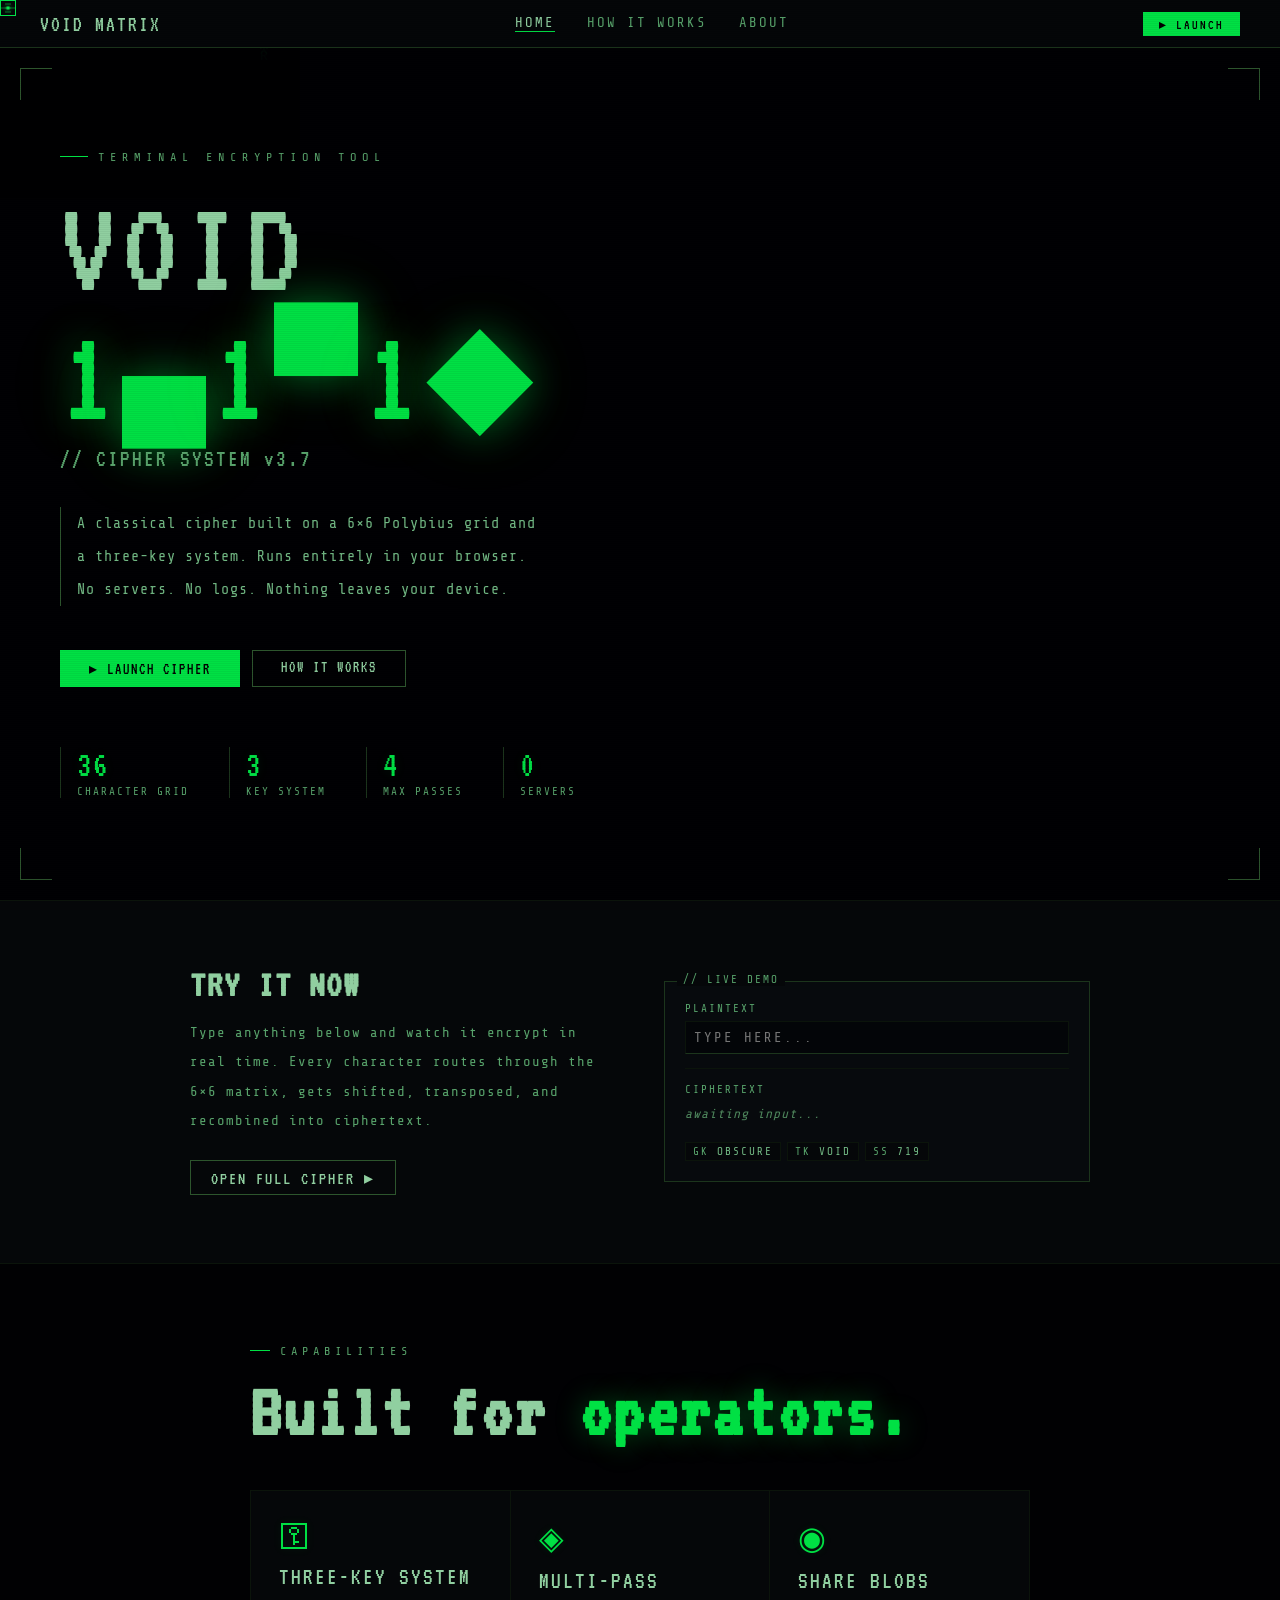
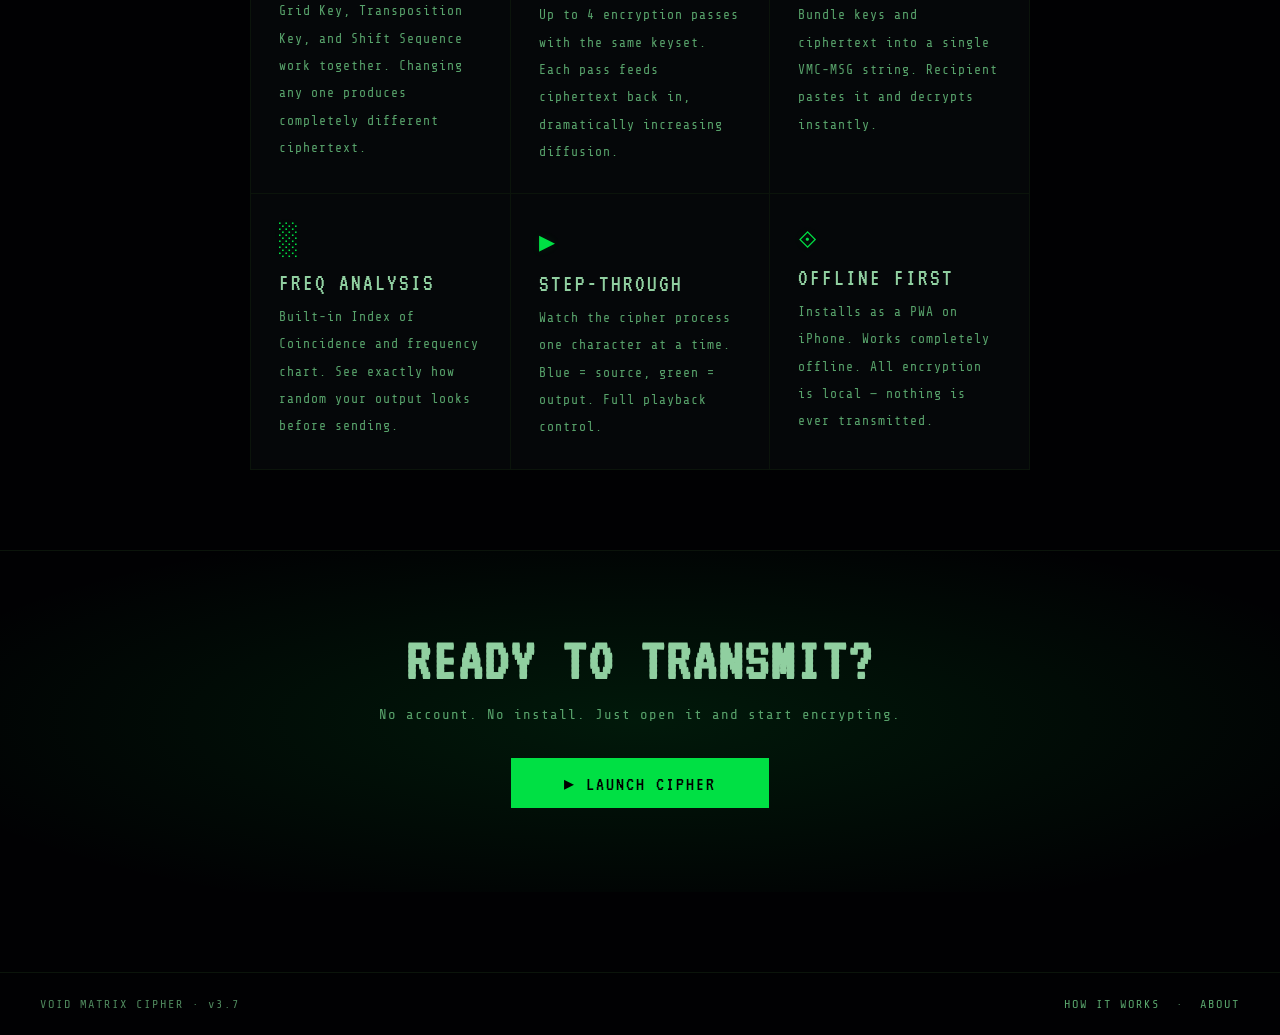
<file: index.html>
<!DOCTYPE html>
<html lang="en">
<head>
<meta charset="UTF-8">
<meta name="viewport" content="width=device-width, initial-scale=1.0, viewport-fit=cover">
<title>Void Matrix — Terminal Encryption</title>
<meta name="description" content="Void Matrix — a terminal cipher tool built on a 6×6 Polybius grid with a three-key system. Runs entirely in your browser.">
<meta name="theme-color" content="#010103">
<!-- Content-Security-Policy.
     Every directive resolves to 'self' or 'none': no inline script, no
     third-party origins, and self-hosted fonts, so the page makes no
     external requests at all. style-src still needs 'unsafe-inline' for the
     page's inline style= attributes and <style> blocks. frame-ancestors is intentionally absent: it is
     ignored in a meta tag. If you serve this from a host you control, send
     these as real headers and add frame-ancestors 'none' plus
     X-Content-Type-Options: nosniff. -->
<meta http-equiv="Content-Security-Policy" content="default-src 'none'; script-src 'self'; style-src 'self' 'unsafe-inline'; font-src 'self'; img-src 'self' data:; connect-src 'self'; manifest-src 'self'; worker-src 'self'; base-uri 'none'; form-action 'none'">
<meta name="referrer" content="no-referrer">

<meta property="og:title" content="Void Matrix — Terminal Encryption">
<meta property="og:description" content="A terminal cipher tool. Three keys. Zero servers. Nothing leaves your device.">
<meta property="og:type" content="website">
<meta property="og:site_name" content="Void Matrix">
<meta property="og:image" content="icon-512.png">
<meta name="twitter:card" content="summary">
<meta name="twitter:title" content="Void Matrix — Terminal Encryption">
<meta name="twitter:description" content="A terminal cipher tool. Three keys. Zero servers. Nothing leaves your device.">
<meta name="twitter:image" content="icon-512.png">
<link rel="manifest" href="manifest.json">
<link rel="icon" href="icon-192.png" type="image/png">
<link rel="apple-touch-icon" href="icon-512.png">
<!-- Fonts are self-hosted (see fonts.css and fonts/LICENSE.txt). Preloaded
     because both families are used above the fold on every page; the
     crossorigin attribute is required on font preloads even same-origin. -->
<link rel="preload" href="fonts/vt323-latin-400-normal.woff2" as="font" type="font/woff2" crossorigin>
<link rel="preload" href="fonts/share-tech-mono-latin-400-normal.woff2" as="font" type="font/woff2" crossorigin>
<link rel="stylesheet" href="fonts.css">
<link rel="stylesheet" href="tokens.css">
<link rel="stylesheet" href="style.css">
<style>
/* ── HERO ────────────────────────────────────── */
.hero{
  min-height:calc(100vh - 48px);
  display:flex;flex-direction:column;justify-content:center;
  padding:80px 60px;position:relative;overflow:hidden;
}
@media(max-width:600px){.hero{padding:48px 20px;}}
.hero-canvas{position:absolute;inset:0;pointer-events:none;opacity:0.07;}
.corner{position:absolute;width:32px;height:32px;border-color:var(--bd2);border-style:solid;}
.corner-tl{top:20px;left:20px;border-width:1px 0 0 1px;}
.corner-tr{top:20px;right:20px;border-width:1px 1px 0 0;}
.corner-bl{bottom:20px;left:20px;border-width:0 0 1px 1px;}
.corner-br{bottom:20px;right:20px;border-width:0 1px 1px 0;}
.hero-content{position:relative;z-index:1;max-width:720px;}
.hero-eyebrow{
  font-size:var(--fs-caption);letter-spacing:6px;color:var(--t1);margin-bottom:20px;
  display:flex;align-items:center;gap:10px;
  opacity:0;animation:fade-up .6s ease .2s forwards;
}
.hero-eyebrow::before{content:'';display:inline-block;width:28px;height:1px;background:var(--acc);}
.hero-title{
  font-family:'VT323',monospace;
  font-size:clamp(60px,12vw,140px);
  letter-spacing:6px;line-height:0.92;color:var(--t3);margin-bottom:6px;
  animation:flicker 8s ease-in-out infinite;
}
.hero-title .acc{color:var(--acc);text-shadow:0 0 40px rgba(0,224,68,0.4),0 0 80px rgba(0,224,68,0.15);}
.hero-sub{
  font-family:'VT323',monospace;font-size:clamp(16px,2.5vw,24px);
  letter-spacing:var(--ls-wider);color:var(--t1);margin-bottom:36px;
  opacity:0;animation:fade-up .6s ease .5s forwards;
}
.hero-desc{
  font-size:var(--fs-body);color:var(--t2);letter-spacing:var(--ls-normal);line-height:2.2;
  max-width:480px;margin-bottom:44px;
  border-left:1px solid var(--bd2);padding-left:16px;
  opacity:0;animation:fade-up .6s ease .7s forwards;
}
.hero-actions{
  display:flex;gap:12px;flex-wrap:wrap;
  opacity:0;animation:fade-up .6s ease .9s forwards;
}
.hero-stats{
  display:flex;gap:40px;margin-top:60px;flex-wrap:wrap;
  opacity:0;animation:fade-up .6s ease 1.1s forwards;
}
.hero-stat{border-left:1px solid var(--bd1);padding-left:16px;}
.hero-stat-num{font-family:'VT323',monospace;font-size:36px;letter-spacing:var(--ls-wider);color:var(--acc);text-shadow:0 0 12px var(--accg);}
.hero-stat-lbl{font-size:var(--fs-micro);letter-spacing:var(--ls-wider);color:var(--t1);margin-top:2px;}
@keyframes fade-up{from{opacity:0;transform:translateY(16px);}to{opacity:1;transform:translateY(0);}}

/* ── LIVE DEMO ───────────────────────────────── */
.demo-section{
  background:var(--panel);
  border-top:1px solid var(--bd0);border-bottom:1px solid var(--bd0);
  padding:64px 60px;
}
@media(max-width:600px){.demo-section{padding:40px 20px;}}
.demo-inner{max-width:900px;margin:0 auto;display:grid;grid-template-columns:1fr 1fr;gap:48px;align-items:center;}
@media(max-width:650px){.demo-inner{grid-template-columns:1fr;gap:28px;}}
.demo-text h2{font-family:'VT323',monospace;font-size:clamp(28px,3vw,44px);letter-spacing:var(--ls-wider);color:var(--t3);margin-bottom:14px;}
.demo-text p{font-size:var(--fs-head);color:var(--t1);letter-spacing:var(--ls-normal);line-height:2.1;margin-bottom:24px;}
.demo-box{background:var(--win);border:1px solid var(--bd1);padding:20px;position:relative;}
.demo-box::before{
  content:'// LIVE DEMO';position:absolute;top:-9px;left:12px;
  font-size:var(--fs-micro);letter-spacing:var(--ls-wider);color:var(--t1);
  background:var(--panel);padding:0 6px;
}
.demo-input-lbl,.demo-output-lbl{font-size:var(--fs-micro);letter-spacing:var(--ls-wider);color:var(--t1);margin-bottom:6px;}
.demo-input{
  width:100%;background:#030508;border:1px solid var(--bd0);border-bottom-color:var(--bd1);
  color:var(--t4);font-family:'Share Tech Mono',monospace;font-size:var(--fs-head);
  padding:8px;outline:none;letter-spacing:var(--ls-wider);transition:border-color .18s;
}
.demo-input:focus{border-color:var(--bd2);}
.demo-divider{height:1px;background:var(--bd0);margin:14px 0;}
.demo-output{
  font-family:'Share Tech Mono',monospace;font-size:var(--fs-lg);
  color:var(--acc);letter-spacing:var(--ls-wider);min-height:28px;
  word-break:break-all;line-height:1.8;text-shadow:0 0 8px rgba(0,224,68,0.4);
}
.demo-output.empty{color:var(--t0);font-size:var(--fs-label);letter-spacing:var(--ls-normal);font-style:italic;text-shadow:none;}
.demo-keys{display:flex;gap:6px;margin-top:12px;flex-wrap:wrap;}
.demo-key-chip{font-size:var(--fs-micro);letter-spacing:var(--ls-wider);color:var(--t1);border:1px solid var(--bd0);padding:2px 7px;background:var(--panel);}
.demo-key-chip span{color:var(--t2);}

/* ── FEATURES ────────────────────────────────── */
.features-section{padding:80px 60px;max-width:900px;margin:0 auto;}
@media(max-width:600px){.features-section{padding:48px 20px;}}
.features-grid{
  display:grid;grid-template-columns:repeat(3,1fr);gap:1px;
  background:var(--bd0);border:1px solid var(--bd0);margin-top:40px;
}
@media(max-width:700px){.features-grid{grid-template-columns:1fr;}}
.feature{background:var(--panel);padding:28px;transition:background .2s;}
.feature:hover{background:#060a0e;}
.feature-icon{
  font-family:'VT323',monospace;font-size:32px;color:var(--acc);
  margin-bottom:12px;text-shadow:0 0 8px var(--accg);transition:text-shadow .2s;
}
.feature:hover .feature-icon{text-shadow:0 0 16px var(--accg),0 0 32px var(--accg);}
.feature-title{font-family:'VT323',monospace;font-size:var(--fs-display);letter-spacing:var(--ls-wider);color:var(--t3);margin-bottom:8px;}
.feature-body{font-size:var(--fs-label);color:var(--t1);letter-spacing:var(--ls-normal);line-height:2.1;}

/* ── CTA ─────────────────────────────────────── */
.cta-section{
  text-align:center;padding:80px 40px;
  border-top:1px solid var(--bd0);position:relative;overflow:hidden;
}
.cta-section::before{
  content:'';position:absolute;inset:0;
  background:radial-gradient(ellipse 60% 60% at 50% 50%,var(--accg),transparent);
  pointer-events:none;
}
.cta-section h2{font-family:'VT323',monospace;font-size:clamp(32px,5vw,60px);letter-spacing:var(--ls-wider);color:var(--t3);margin-bottom:16px;position:relative;}
.cta-section p{font-size:var(--fs-head);color:var(--t1);letter-spacing:var(--ls-normal);margin-bottom:36px;position:relative;}
.cta-section .btn{position:relative;font-size:20px;padding:12px 52px;}
</style>
</head>
<body>
<a class="skip-link" href="#main">SKIP TO CONTENT</a>

<div class="cursor" id="cursor"></div>

<nav class="nav">
  <a href="index.html" class="nav-brand">VOID MATRIX</a>
  <button class="nav-menu-btn" type="button" aria-label="Toggle navigation">☰ MENU</button>
  <div class="nav-links" id="navLinks">
    <a href="index.html" class="nav-link active">HOME</a>
    <a href="how-it-works.html" class="nav-link">HOW IT WORKS</a>
    <a href="about.html" class="nav-link">ABOUT</a>
  </div>
  <a href="cipher.html" class="nav-launch">▸ LAUNCH</a>
</nav>

<section class="hero" id="main" tabindex="-1">
  <canvas class="hero-canvas" id="heroCanvas"></canvas>
  <div class="corner corner-tl"></div>
  <div class="corner corner-tr"></div>
  <div class="corner corner-bl"></div>
  <div class="corner corner-br"></div>
  <div class="hero-content">
    <div class="hero-eyebrow">TERMINAL ENCRYPTION TOOL</div>
    <div class="hero-title"><span id="heroVoid">VOID</span><br><span class="acc" id="heroAcc">MATRIX</span></div>
    <div class="hero-sub">// CIPHER SYSTEM <span data-vmc-version>v3.1</span></div>
    <p class="hero-desc">A classical cipher built on a 6×6 Polybius grid and a three-key system. Runs entirely in your browser. No servers. No logs. Nothing leaves your device.</p>
    <div class="hero-actions">
      <a href="cipher.html" class="btn btn-primary">▸ LAUNCH CIPHER</a>
      <a href="how-it-works.html" class="btn btn-ghost">HOW IT WORKS</a>
    </div>
    <div class="hero-stats">
      <div class="hero-stat"><div class="hero-stat-num">36</div><div class="hero-stat-lbl">CHARACTER GRID</div></div>
      <div class="hero-stat"><div class="hero-stat-num">3</div><div class="hero-stat-lbl">KEY SYSTEM</div></div>
      <div class="hero-stat"><div class="hero-stat-num">4</div><div class="hero-stat-lbl">MAX PASSES</div></div>
      <div class="hero-stat"><div class="hero-stat-num">0</div><div class="hero-stat-lbl">SERVERS</div></div>
    </div>
  </div>
</section>

<section class="demo-section">
  <div class="demo-inner">
    <div class="demo-text reveal">
      <h2>TRY IT NOW</h2>
      <p>Type anything below and watch it encrypt in real time. Every character routes through the 6×6 matrix, gets shifted, transposed, and recombined into ciphertext.</p>
      <a href="cipher.html" class="btn btn-ghost" style="font-size:var(--fs-lg);padding:6px 20px;">OPEN FULL CIPHER ▸</a>
    </div>
    <div class="demo-box reveal reveal-delay-2">
      <div class="demo-input-lbl">PLAINTEXT</div>
      <input class="demo-input" id="demoInput" type="text" placeholder="TYPE HERE..." maxlength="40" autocomplete="off" spellcheck="false">
      <div class="demo-divider"></div>
      <div class="demo-output-lbl">CIPHERTEXT</div>
      <div class="demo-output empty" id="demoOutput">awaiting input...</div>
      <div class="demo-keys">
        <div class="demo-key-chip">GK <span>OBSCURE</span></div>
        <div class="demo-key-chip">TK <span>VOID</span></div>
        <div class="demo-key-chip">SS <span>719</span></div>
      </div>
    </div>
  </div>
</section>

<section class="features-section">
  <div class="page-eyebrow reveal">CAPABILITIES</div>
  <h2 class="page-title reveal reveal-delay-1">Built for <span>operators.</span></h2>
  <div class="features-grid">
    <div class="feature reveal"><div class="feature-icon">⚿</div><div class="feature-title">THREE-KEY SYSTEM</div><div class="feature-body">Grid Key, Transposition Key, and Shift Sequence work together. Changing any one produces completely different ciphertext.</div></div>
    <div class="feature reveal reveal-delay-1"><div class="feature-icon">◈</div><div class="feature-title">MULTI-PASS</div><div class="feature-body">Up to 4 encryption passes with the same keyset. Each pass feeds ciphertext back in, dramatically increasing diffusion.</div></div>
    <div class="feature reveal reveal-delay-2"><div class="feature-icon">◉</div><div class="feature-title">SHARE BLOBS</div><div class="feature-body">Bundle keys and ciphertext into a single VMC-MSG string. Recipient pastes it and decrypts instantly.</div></div>
    <div class="feature reveal reveal-delay-1"><div class="feature-icon">░</div><div class="feature-title">FREQ ANALYSIS</div><div class="feature-body">Built-in Index of Coincidence and frequency chart. See exactly how random your output looks before sending.</div></div>
    <div class="feature reveal reveal-delay-2"><div class="feature-icon">▸</div><div class="feature-title">STEP-THROUGH</div><div class="feature-body">Watch the cipher process one character at a time. Blue = source, green = output. Full playback control.</div></div>
    <div class="feature reveal reveal-delay-3"><div class="feature-icon">⟐</div><div class="feature-title">OFFLINE FIRST</div><div class="feature-body">Installs as a PWA on iPhone. Works completely offline. All encryption is local — nothing is ever transmitted.</div></div>
  </div>
</section>

<section class="cta-section reveal">
  <h2>READY TO TRANSMIT?</h2>
  <p>No account. No install. Just open it and start encrypting.</p>
  <a href="cipher.html" class="btn btn-primary">▸ LAUNCH CIPHER</a>
</section>

<footer class="footer">
  <div class="footer-l">VOID MATRIX CIPHER · <span data-vmc-version>v3.1</span></div>
  <div class="footer-r">
    <a href="how-it-works.html">HOW IT WORKS</a> &nbsp;·&nbsp;
    <a href="about.html">ABOUT</a>
  </div>
</footer>

<script src="version.js" defer></script>
<script src="site.js" defer></script>
<script src="hero-rain.js" defer></script>
</body>
</html>
</file>
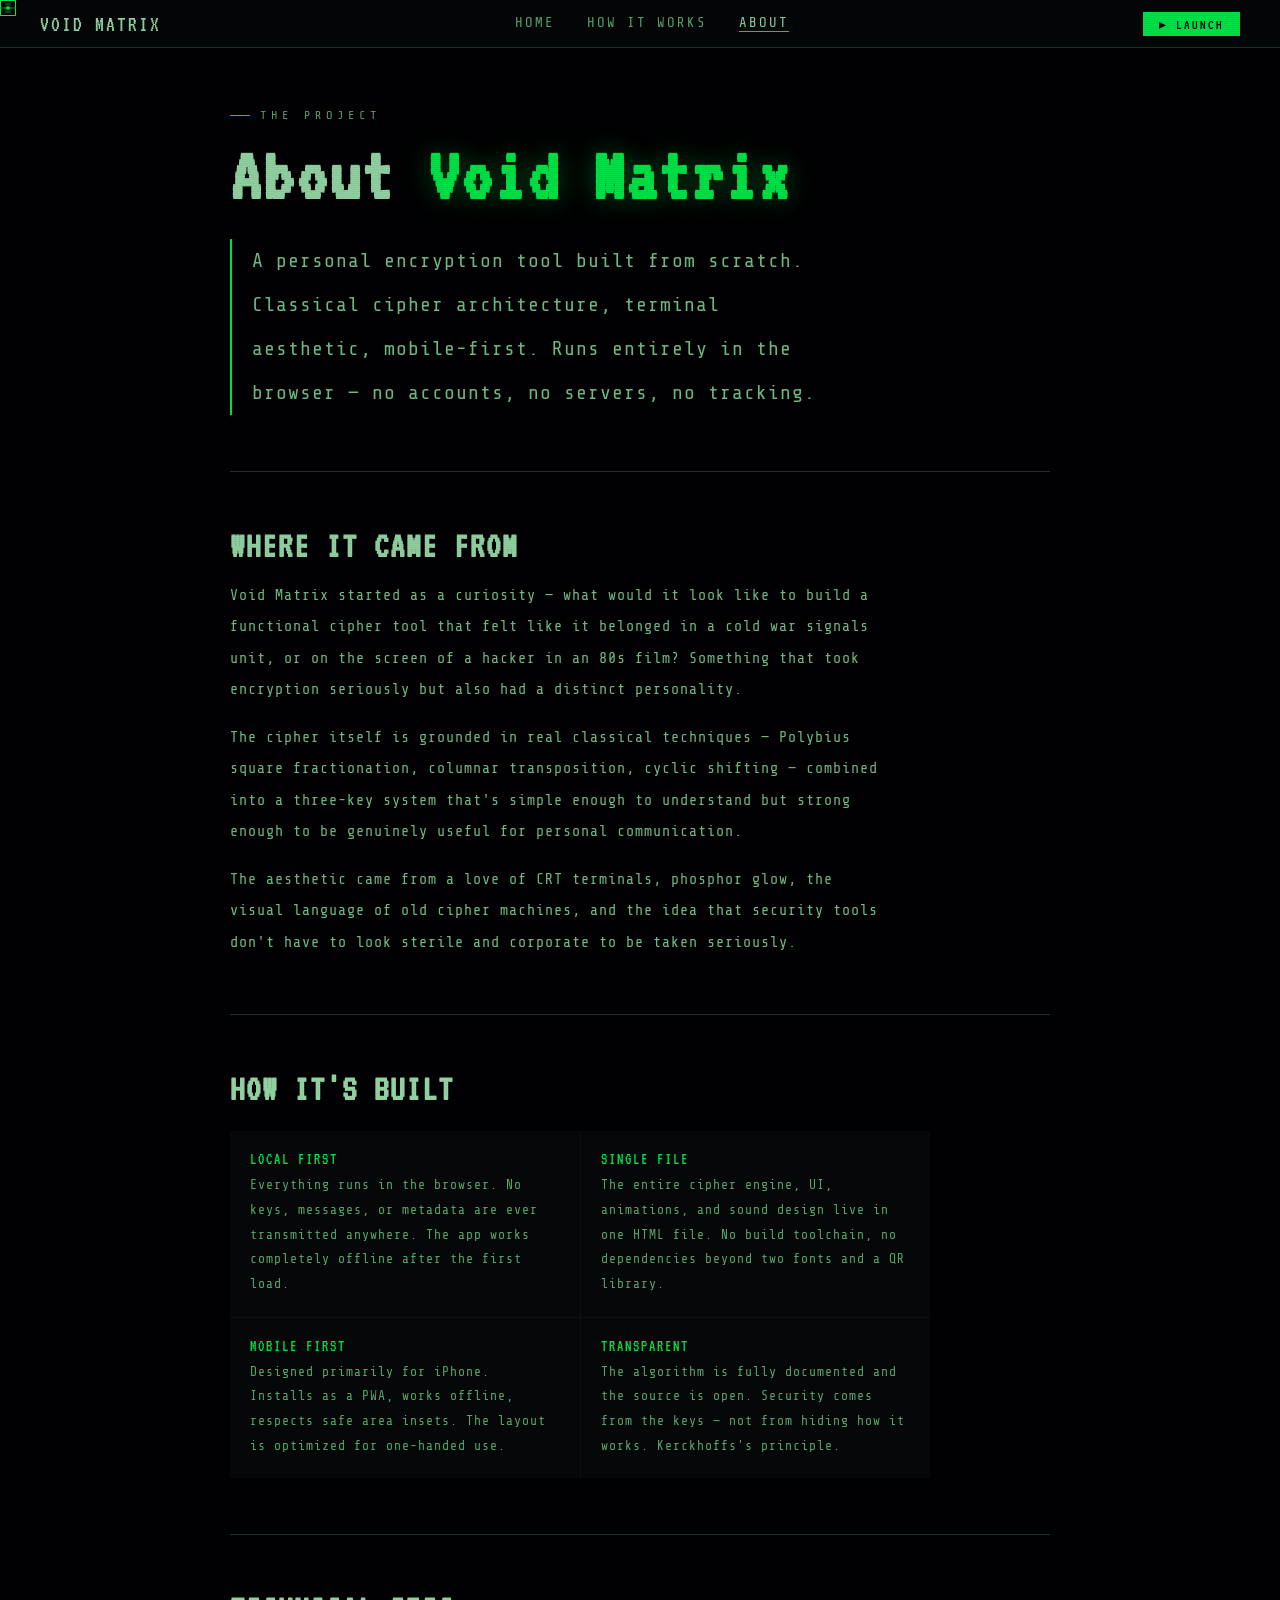
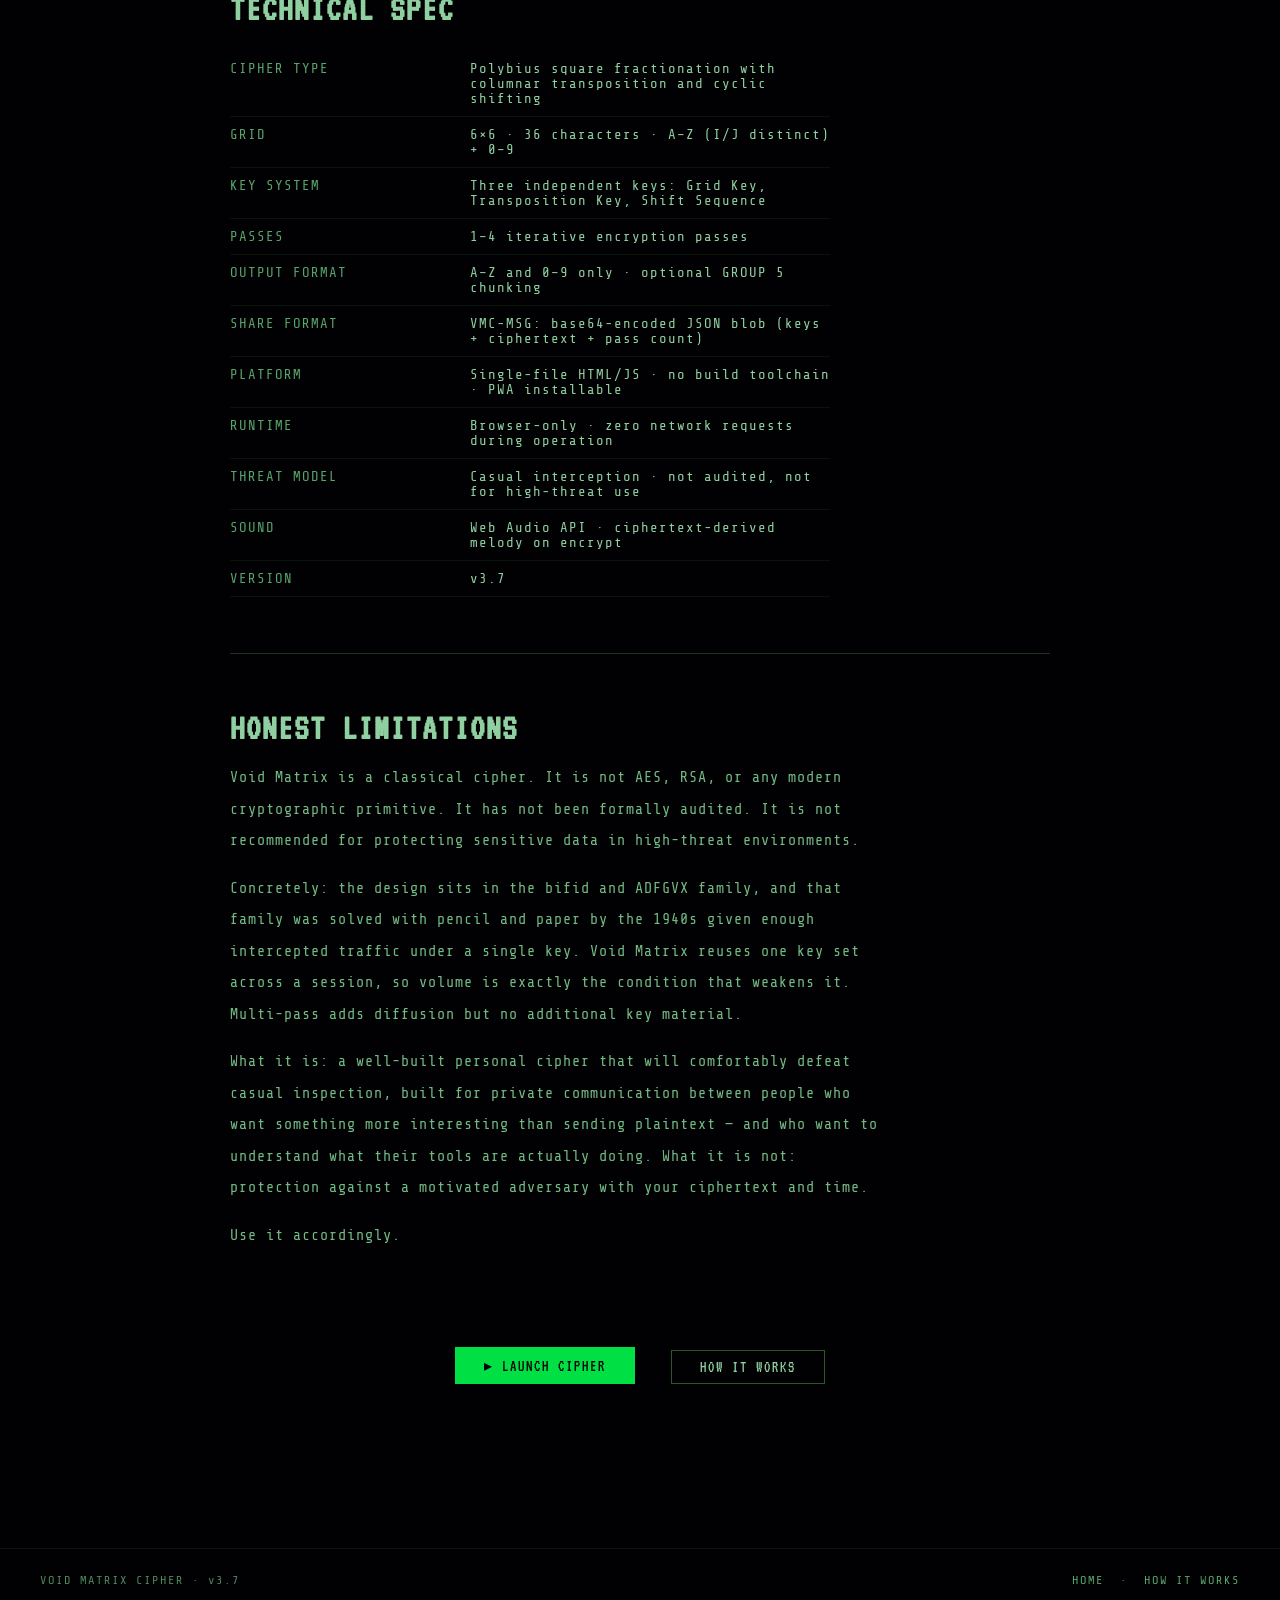
<file: about.html>
<!DOCTYPE html>
<html lang="en">
<head>
<meta charset="UTF-8">
<meta name="viewport" content="width=device-width, initial-scale=1.0, viewport-fit=cover">
<title>About — Void Matrix</title>
<meta name="description" content="About Void Matrix — a terminal cipher tool built for personal use.">
<meta name="theme-color" content="#010103">
<!-- Content-Security-Policy.
     Every directive resolves to 'self' or 'none': no inline script, no
     third-party origins, and self-hosted fonts, so the page makes no
     external requests at all. style-src still needs 'unsafe-inline' for the
     page's inline style= attributes and <style> blocks. frame-ancestors is intentionally absent: it is
     ignored in a meta tag. If you serve this from a host you control, send
     these as real headers and add frame-ancestors 'none' plus
     X-Content-Type-Options: nosniff. -->
<meta http-equiv="Content-Security-Policy" content="default-src 'none'; script-src 'self'; style-src 'self' 'unsafe-inline'; font-src 'self'; img-src 'self' data:; connect-src 'self'; manifest-src 'self'; worker-src 'self'; base-uri 'none'; form-action 'none'">
<meta name="referrer" content="no-referrer">

<meta property="og:site_name" content="Void Matrix">
<meta property="og:title" content="About — Void Matrix">
<meta property="og:description" content="A personal encryption tool. Classical cipher architecture, terminal aesthetic, no servers.">
<meta property="og:type" content="website">
<meta property="og:image" content="icon-512.png">
<meta name="twitter:card" content="summary">
<meta name="twitter:title" content="About — Void Matrix">
<meta name="twitter:description" content="A personal encryption tool. Classical cipher architecture, terminal aesthetic, no servers.">
<meta name="twitter:image" content="icon-512.png">
<link rel="manifest" href="manifest.json">
<link rel="icon" href="icon-192.png" type="image/png">
<link rel="apple-touch-icon" href="icon-512.png">
<!-- Fonts are self-hosted (see fonts.css and fonts/LICENSE.txt). Preloaded
     because both families are used above the fold on every page; the
     crossorigin attribute is required on font preloads even same-origin. -->
<link rel="preload" href="fonts/vt323-latin-400-normal.woff2" as="font" type="font/woff2" crossorigin>
<link rel="preload" href="fonts/share-tech-mono-latin-400-normal.woff2" as="font" type="font/woff2" crossorigin>
<link rel="stylesheet" href="fonts.css">
<link rel="stylesheet" href="tokens.css">
<link rel="stylesheet" href="style.css">
<style>
.about-lead{
  font-size:var(--fs-xl);color:var(--t2);letter-spacing:var(--ls-normal);line-height:2.2;
  max-width:620px;margin-bottom:48px;
  border-left:2px solid var(--acc);
  padding-left:20px;
}
.about-section{margin-bottom:56px;}
.about-section h2{
  font-family:'VT323',monospace;font-size:clamp(24px,3vw,36px);
  letter-spacing:var(--ls-wider);color:var(--t3);margin-bottom:16px;
}
.about-section p{
  font-size:var(--fs-body);color:var(--t2);letter-spacing:var(--ls-normal);
  line-height:2.1;max-width:660px;margin-bottom:16px;
}
.about-section p:last-child{margin-bottom:0;}

.spec-table{width:100%;max-width:600px;border-collapse:collapse;margin:24px 0;}
.spec-table tr{border-bottom:1px solid var(--bd0);}
.spec-table td{
  padding:10px 0;font-size:var(--fs-head);letter-spacing:var(--ls-normal);
  font-family:'Share Tech Mono',monospace;
  vertical-align:top;
}
.spec-table td:first-child{
  color:var(--t1);width:40%;padding-right:20px;
}
.spec-table td:last-child{color:var(--t3);}

.principles{
  display:grid;grid-template-columns:1fr 1fr;gap:1px;
  background:var(--bd0);margin:24px 0;max-width:700px;
}
@media(max-width:500px){.principles{grid-template-columns:1fr;}}
.principle{
  background:var(--panel);padding:20px;
}
.principle-title{
  font-family:'VT323',monospace;font-size:16px;letter-spacing:var(--ls-wider);
  color:var(--acc);margin-bottom:6px;
}
.principle-body{font-size:var(--fs-label);color:var(--t1);letter-spacing:var(--ls-normal);line-height:1.9;}
</style>
</head>
<body>
<a class="skip-link" href="#main">SKIP TO CONTENT</a>
<div class="cursor" id="cursor"></div>

<nav class="nav">
  <a href="index.html" class="nav-brand">VOID MATRIX</a>
  <button class="nav-menu-btn" type="button" aria-label="Toggle navigation">☰ MENU</button>
  <div class="nav-links" id="navLinks">
    <a href="index.html" class="nav-link">HOME</a>
    <a href="how-it-works.html" class="nav-link">HOW IT WORKS</a>
    <a href="about.html" class="nav-link active">ABOUT</a>
  </div>
  <a href="cipher.html" class="nav-launch">▸ LAUNCH</a>
</nav>

<div class="page" id="main" tabindex="-1">

  <div class="page-eyebrow">THE PROJECT</div>
  <h1 class="page-title">About <span>Void Matrix</span></h1>

  <p class="about-lead">
    A personal encryption tool built from scratch. Classical cipher
    architecture, terminal aesthetic, mobile-first. Runs entirely
    in the browser — no accounts, no servers, no tracking.
  </p>

  <hr class="divider" data-label="ORIGIN">

  <div class="about-section">
    <h2>WHERE IT CAME FROM</h2>
    <p>Void Matrix started as a curiosity — what would it look like to build a functional cipher tool that felt like it belonged in a cold war signals unit, or on the screen of a hacker in an 80s film? Something that took encryption seriously but also had a distinct personality.</p>
    <p>The cipher itself is grounded in real classical techniques — Polybius square fractionation, columnar transposition, cyclic shifting — combined into a three-key system that's simple enough to understand but strong enough to be genuinely useful for personal communication.</p>
    <p>The aesthetic came from a love of CRT terminals, phosphor glow, the visual language of old cipher machines, and the idea that security tools don't have to look sterile and corporate to be taken seriously.</p>
  </div>

  <hr class="divider" data-label="DESIGN PRINCIPLES">

  <div class="about-section">
    <h2>HOW IT'S BUILT</h2>
    <div class="principles">
      <div class="principle">
        <div class="principle-title">LOCAL FIRST</div>
        <div class="principle-body">Everything runs in the browser. No keys, messages, or metadata are ever transmitted anywhere. The app works completely offline after the first load.</div>
      </div>
      <div class="principle">
        <div class="principle-title">SINGLE FILE</div>
        <div class="principle-body">The entire cipher engine, UI, animations, and sound design live in one HTML file. No build toolchain, no dependencies beyond two fonts and a QR library.</div>
      </div>
      <div class="principle">
        <div class="principle-title">MOBILE FIRST</div>
        <div class="principle-body">Designed primarily for iPhone. Installs as a PWA, works offline, respects safe area insets. The layout is optimized for one-handed use.</div>
      </div>
      <div class="principle">
        <div class="principle-title">TRANSPARENT</div>
        <div class="principle-body">The algorithm is fully documented and the source is open. Security comes from the keys — not from hiding how it works. Kerckhoffs's principle.</div>
      </div>
    </div>
  </div>

  <hr class="divider" data-label="TECHNICAL SPEC">

  <div class="about-section">
    <h2>TECHNICAL SPEC</h2>
    <table class="spec-table">
      <tr><td>CIPHER TYPE</td><td>Polybius square fractionation with columnar transposition and cyclic shifting</td></tr>
      <tr><td>GRID</td><td>6×6 · 36 characters · A–Z (I/J distinct) + 0–9</td></tr>
      <tr><td>KEY SYSTEM</td><td>Three independent keys: Grid Key, Transposition Key, Shift Sequence</td></tr>
      <tr><td>PASSES</td><td>1–4 iterative encryption passes</td></tr>
      <tr><td>OUTPUT FORMAT</td><td>A–Z and 0–9 only · optional GROUP 5 chunking</td></tr>
      <tr><td>SHARE FORMAT</td><td>VMC-MSG: base64-encoded JSON blob (keys + ciphertext + pass count)</td></tr>
      <tr><td>PLATFORM</td><td>Single-file HTML/JS · no build toolchain · PWA installable</td></tr>
      <tr><td>RUNTIME</td><td>Browser-only · zero network requests during operation</td></tr>
      <tr><td>THREAT MODEL</td><td>Casual interception · not audited, not for high-threat use</td></tr>
      <tr><td>SOUND</td><td>Web Audio API · ciphertext-derived melody on encrypt</td></tr>
      <tr><td>VERSION</td><td data-vmc-version>v3.1</td></tr>
    </table>
  </div>

  <hr class="divider" data-label="LIMITATIONS">

  <div class="about-section">
    <h2>HONEST LIMITATIONS</h2>
    <p>Void Matrix is a classical cipher. It is not AES, RSA, or any modern cryptographic primitive. It has not been formally audited. It is not recommended for protecting sensitive data in high-threat environments.</p>
    <p>Concretely: the design sits in the bifid and ADFGVX family, and that family was solved with pencil and paper by the 1940s given enough intercepted traffic under a single key. Void Matrix reuses one key set across a session, so volume is exactly the condition that weakens it. Multi-pass adds diffusion but no additional key material.</p>
<p>What it is: a well-built personal cipher that will comfortably defeat casual inspection, built for private communication between people who want something more interesting than sending plaintext — and who want to understand what their tools are actually doing. What it is not: protection against a motivated adversary with your ciphertext and time.</p>
    <p>Use it accordingly.</p>
  </div>

  <div style="text-align:center;padding:40px 0 20px;">
    <a href="cipher.html" class="btn btn-primary">▸ LAUNCH CIPHER</a>
    &nbsp;&nbsp;
    <a href="how-it-works.html" class="btn btn-ghost">HOW IT WORKS</a>
  </div>

</div>

<footer class="footer">
  <div class="footer-l">VOID MATRIX CIPHER · <span data-vmc-version>v3.1</span></div>
  <div class="footer-r">
    <a href="index.html">HOME</a>
    &nbsp;·&nbsp;
    <a href="how-it-works.html">HOW IT WORKS</a>
  </div>
</footer>

<script src="version.js" defer></script>
<script src="site.js" defer></script>
</body>
</html>
</file>
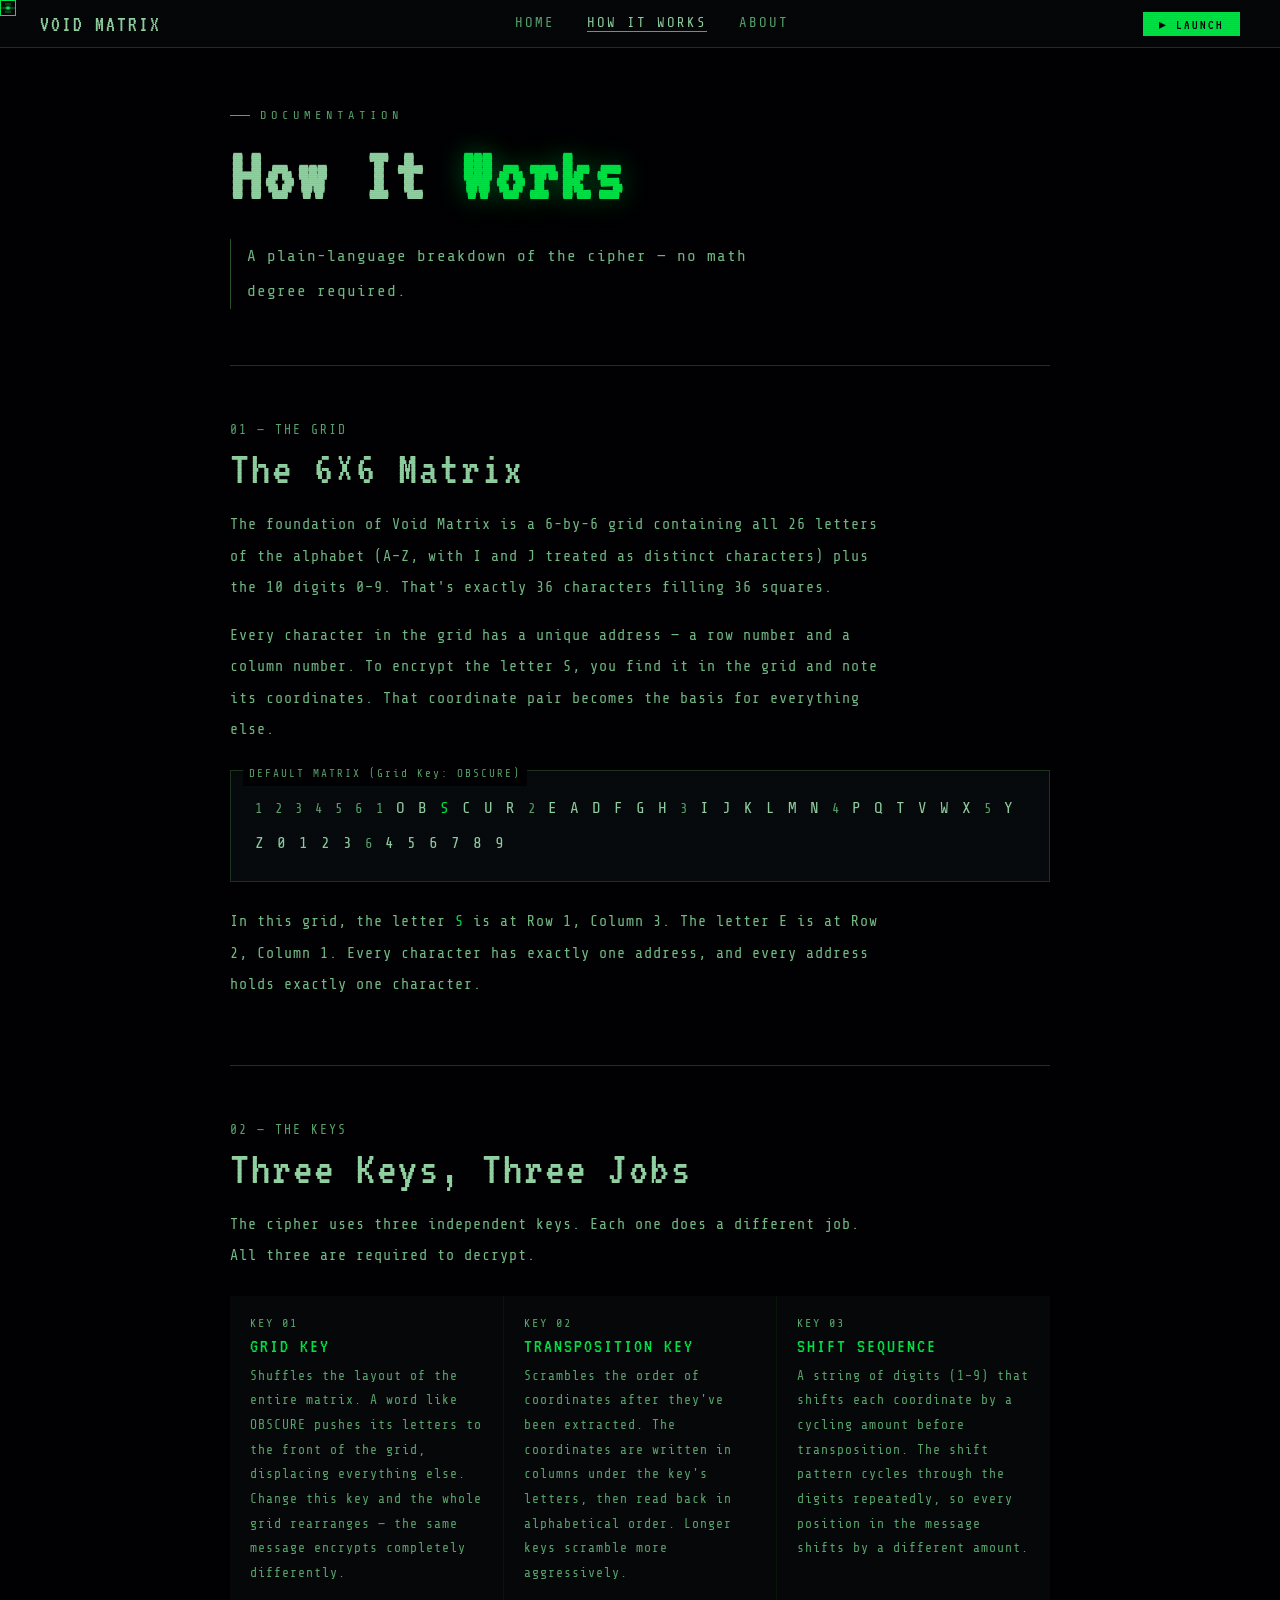
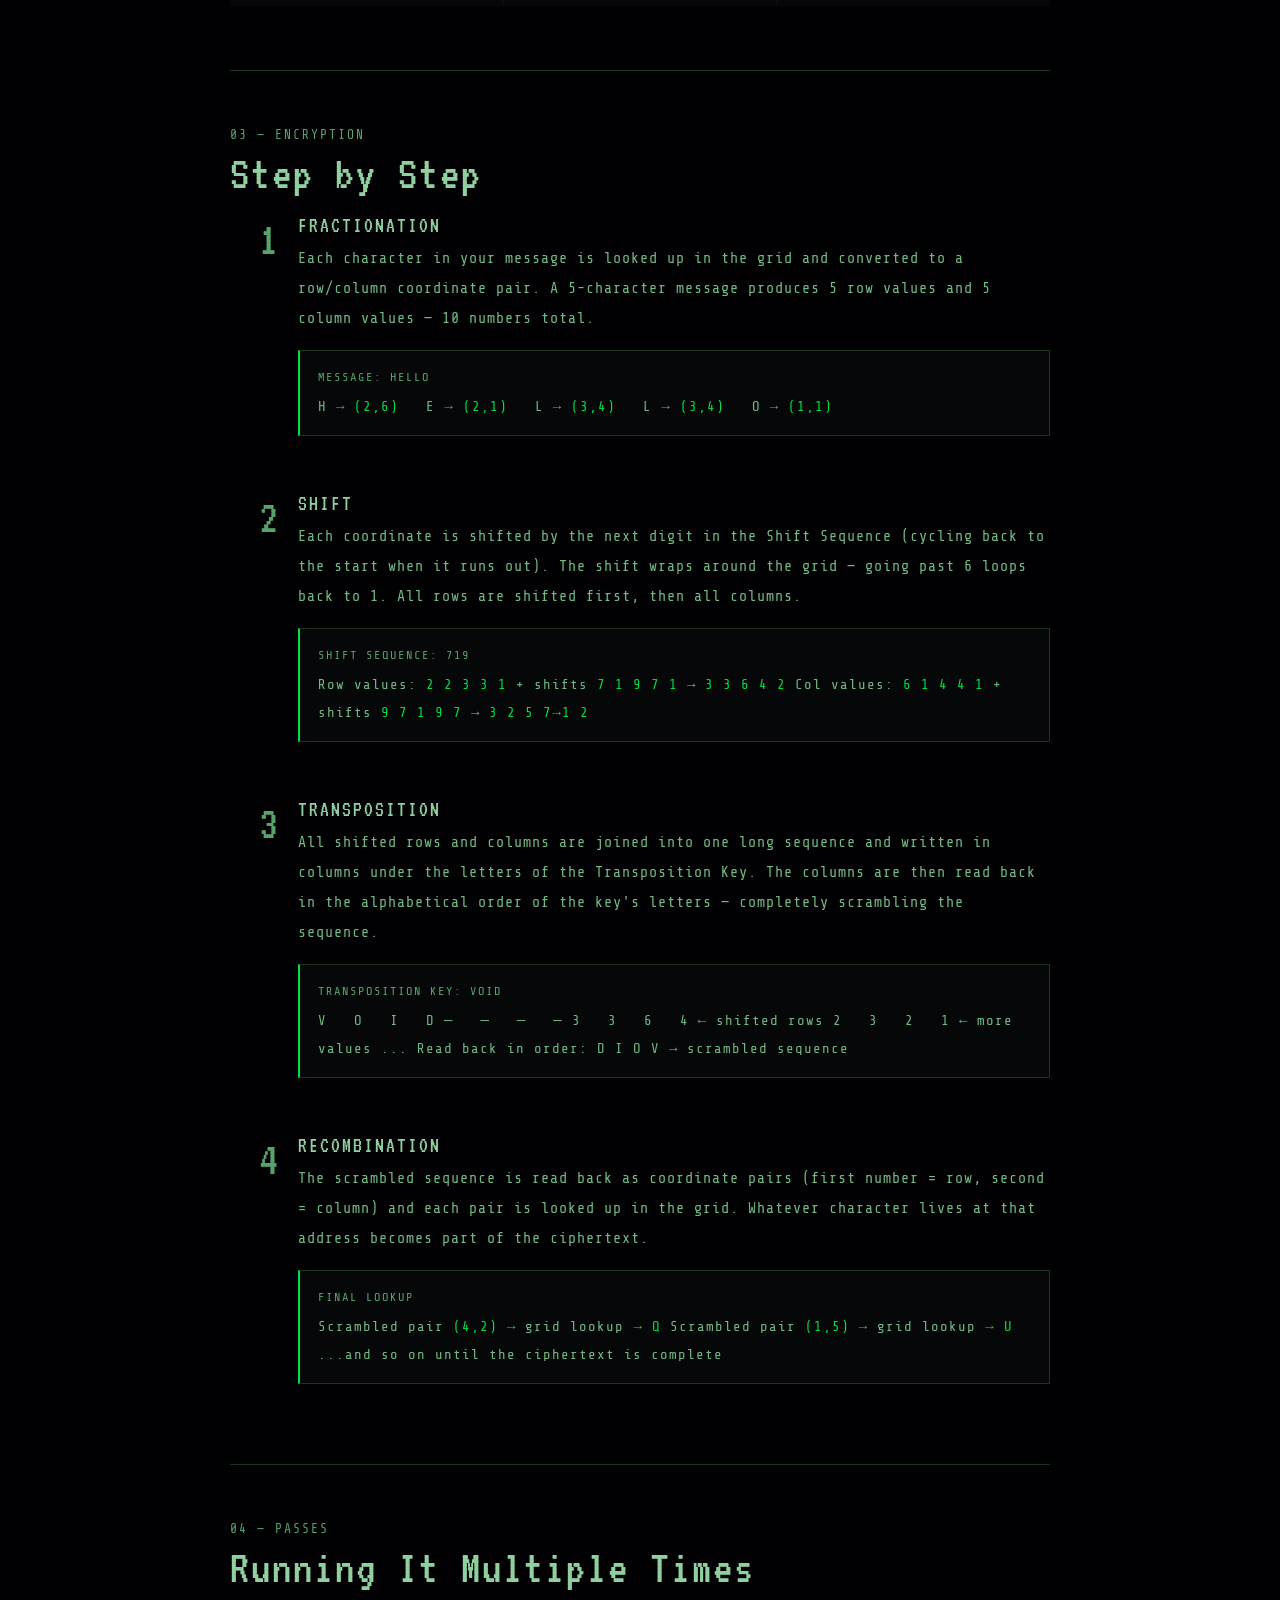
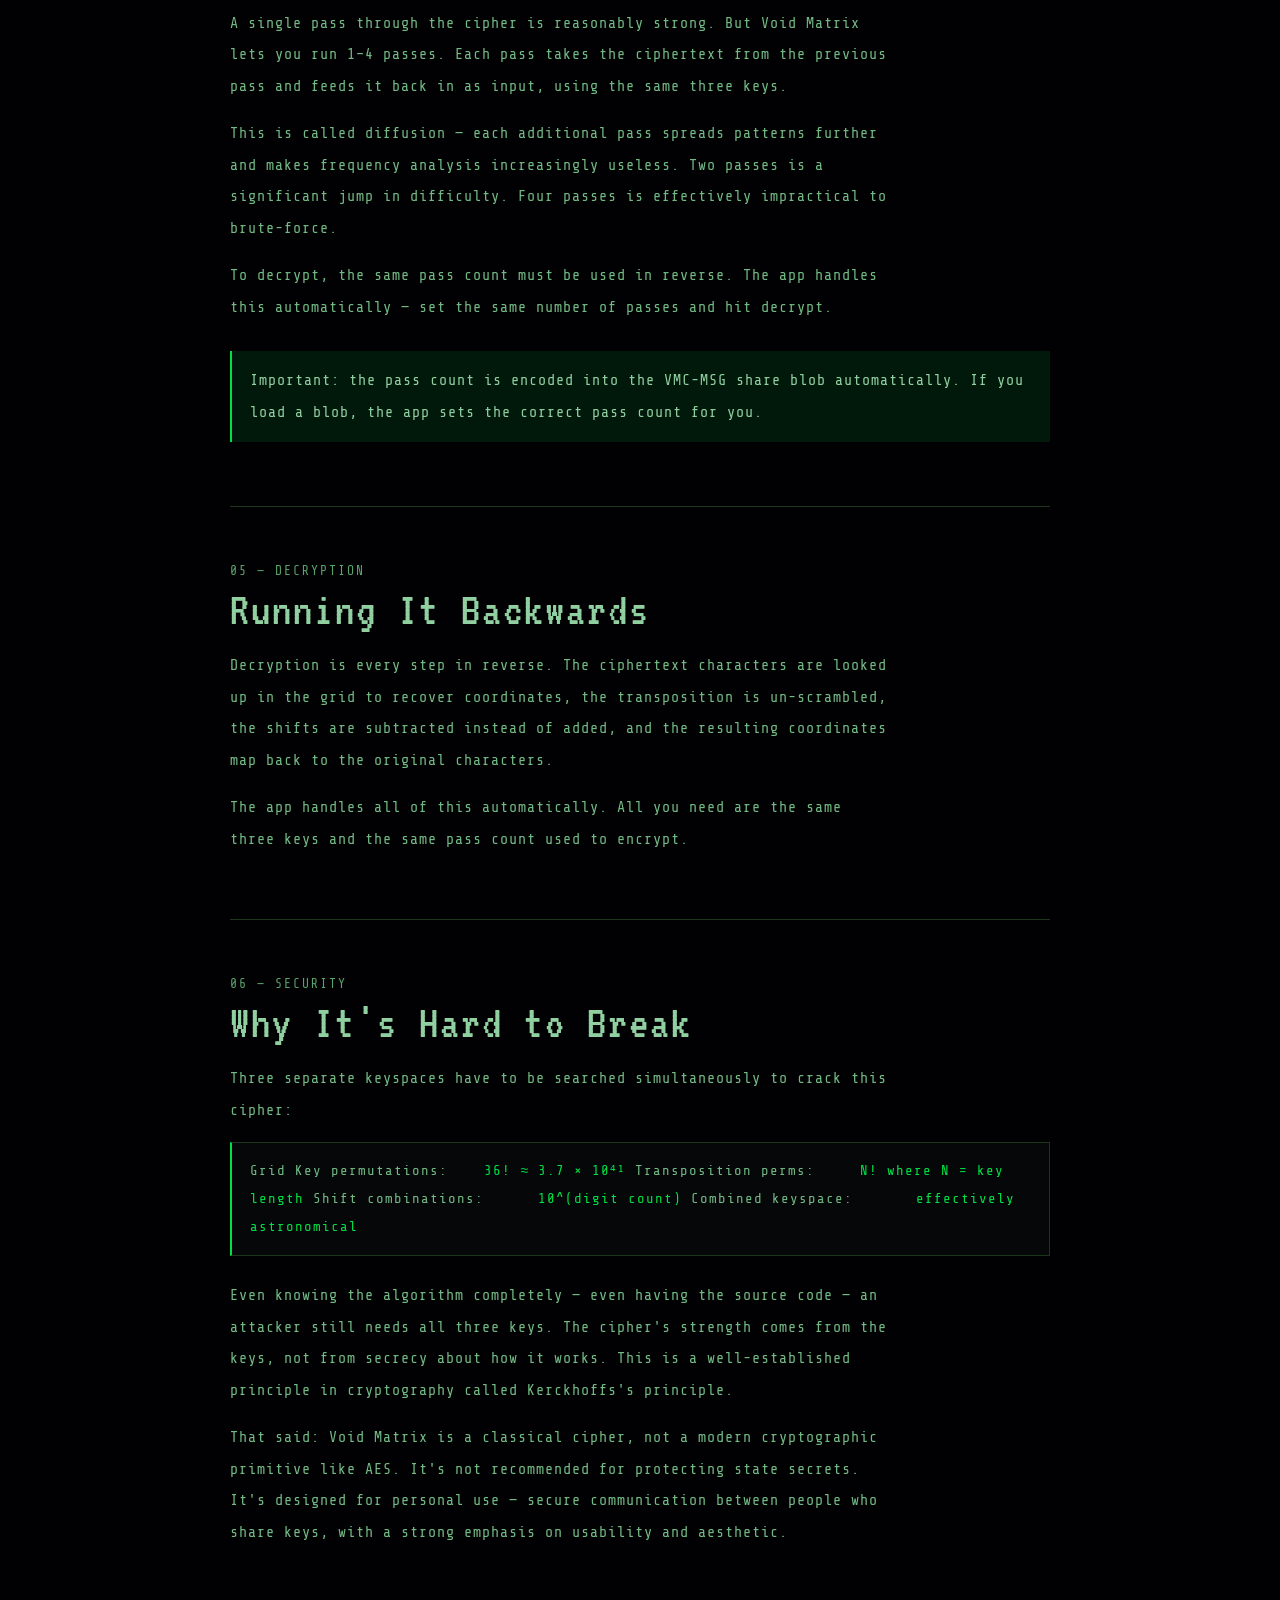
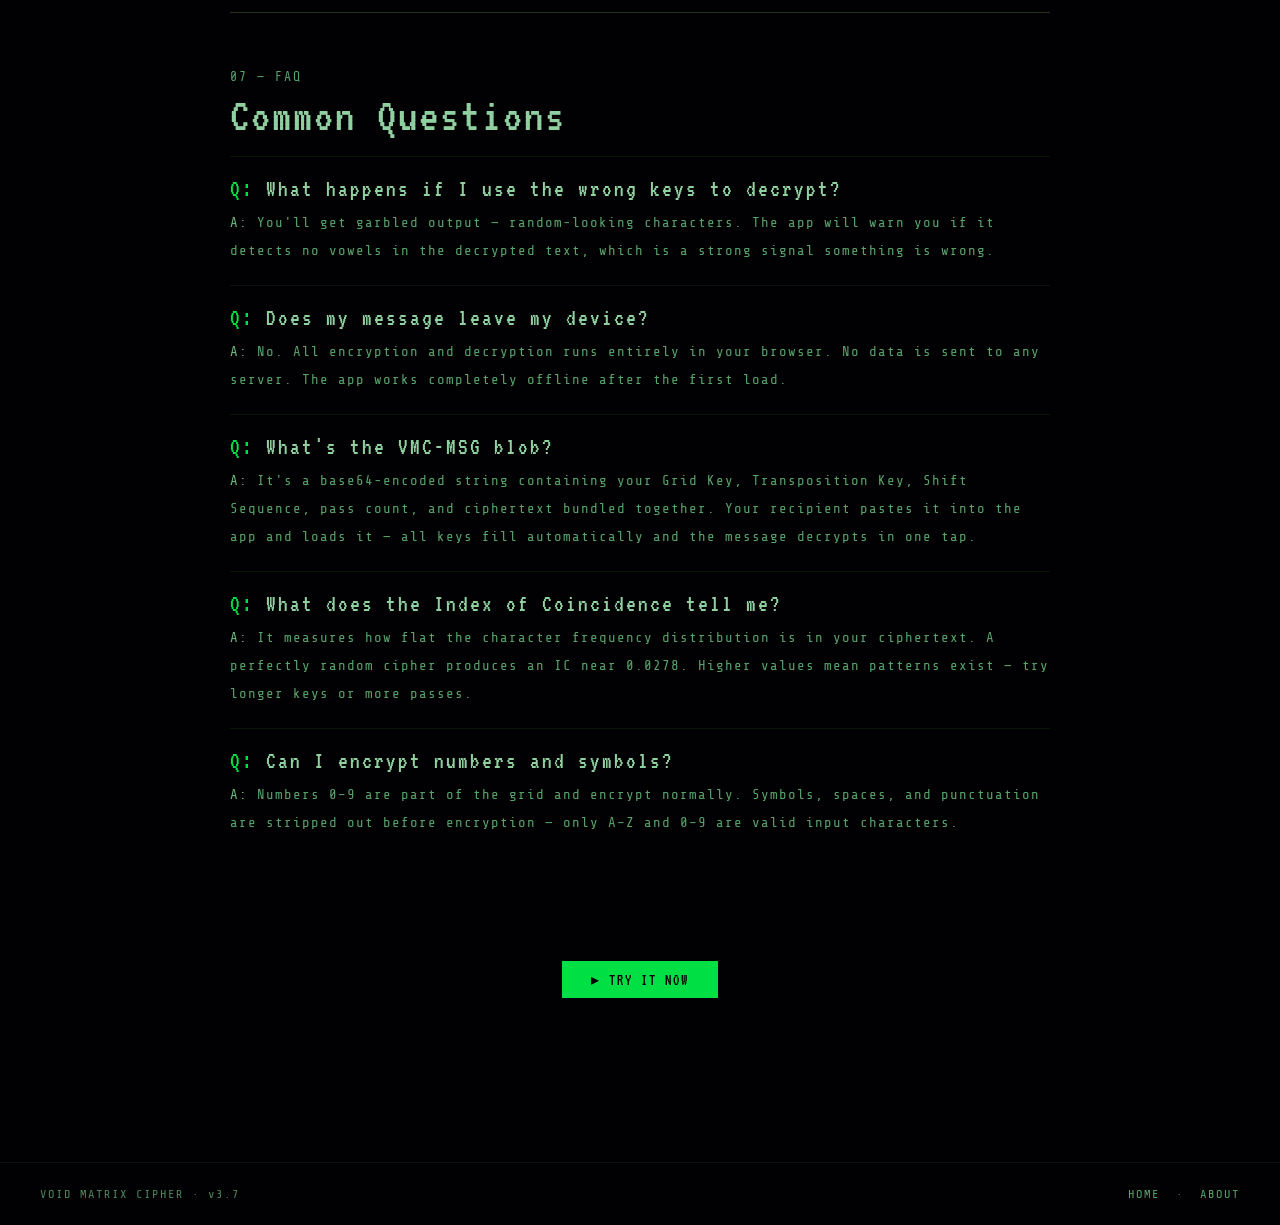
<file: how-it-works.html>
<!DOCTYPE html>
<html lang="en">
<head>
<meta charset="UTF-8">
<meta name="viewport" content="width=device-width, initial-scale=1.0, viewport-fit=cover">
<title>How It Works — Void Matrix</title>
<meta name="description" content="A plain-language explanation of the Void Matrix cipher — grids, coordinates, shifts, and transposition.">
<meta name="theme-color" content="#010103">
<!-- Content-Security-Policy.
     Every directive resolves to 'self' or 'none': no inline script, no
     third-party origins, and self-hosted fonts, so the page makes no
     external requests at all. style-src still needs 'unsafe-inline' for the
     page's inline style= attributes and <style> blocks. frame-ancestors is intentionally absent: it is
     ignored in a meta tag. If you serve this from a host you control, send
     these as real headers and add frame-ancestors 'none' plus
     X-Content-Type-Options: nosniff. -->
<meta http-equiv="Content-Security-Policy" content="default-src 'none'; script-src 'self'; style-src 'self' 'unsafe-inline'; font-src 'self'; img-src 'self' data:; connect-src 'self'; manifest-src 'self'; worker-src 'self'; base-uri 'none'; form-action 'none'">
<meta name="referrer" content="no-referrer">

<meta property="og:site_name" content="Void Matrix">
<meta property="og:title" content="How It Works — Void Matrix">
<meta property="og:description" content="Grids, coordinates, shifts and transposition, explained in plain language.">
<meta property="og:type" content="website">
<meta property="og:image" content="icon-512.png">
<meta name="twitter:card" content="summary">
<meta name="twitter:title" content="How It Works — Void Matrix">
<meta name="twitter:description" content="Grids, coordinates, shifts and transposition, explained in plain language.">
<meta name="twitter:image" content="icon-512.png">
<link rel="manifest" href="manifest.json">
<link rel="icon" href="icon-192.png" type="image/png">
<link rel="apple-touch-icon" href="icon-512.png">
<!-- Fonts are self-hosted (see fonts.css and fonts/LICENSE.txt). Preloaded
     because both families are used above the fold on every page; the
     crossorigin attribute is required on font preloads even same-origin. -->
<link rel="preload" href="fonts/vt323-latin-400-normal.woff2" as="font" type="font/woff2" crossorigin>
<link rel="preload" href="fonts/share-tech-mono-latin-400-normal.woff2" as="font" type="font/woff2" crossorigin>
<link rel="stylesheet" href="fonts.css">
<link rel="stylesheet" href="tokens.css">
<link rel="stylesheet" href="style.css">
<style>
.section{margin-bottom:64px;}
.section-num{
  font-size:var(--fs-label);letter-spacing:var(--ls-wider);color:var(--t1);margin-bottom:8px;
}
.section-num::before{content:'0';}
.section-title{
  font-family:'VT323',monospace;font-size:clamp(28px,4vw,48px);
  letter-spacing:var(--ls-wider);color:var(--t3);margin-bottom:16px;
}
.section-body{
  font-size:var(--fs-body);color:var(--t2);letter-spacing:var(--ls-normal);line-height:2.1;
  max-width:660px;
}
.section-body p{margin-bottom:16px;}
.section-body p:last-child{margin-bottom:0;}

/* Grid diagram */
.grid-diagram{
  font-family:'Share Tech Mono',monospace;font-size:var(--fs-value);
  letter-spacing:var(--ls-wider);line-height:2.2;
  border:1px solid var(--bd1);
  padding:20px 24px;
  background:var(--win);
  display:inline-block;
  margin:24px 0;
  position:relative;
}
.grid-diagram::before{
  content:attr(data-label);
  position:absolute;top:-9px;left:12px;
  font-size:var(--fs-micro);letter-spacing:var(--ls-wider);color:var(--t1);
  background:var(--void);padding:0 6px;
}
.grid-diagram .coord{color:var(--t1);font-size:var(--fs-head);}
.grid-diagram .hl{color:var(--acc);text-shadow:0 0 6px var(--accg);}
.grid-diagram .dim{color:var(--t1);}

/* Step block */
.step{
  display:flex;gap:20px;margin-bottom:40px;
  align-items:flex-start;
}
.step-num{
  font-family:'VT323',monospace;font-size:48px;color:var(--t1);
  line-height:1;flex-shrink:0;width:48px;text-align:right;
  padding-top:2px;
}
.step-content{flex:1;}
.step-title{
  font-family:'VT323',monospace;font-size:22px;letter-spacing:var(--ls-wider);
  color:var(--t3);margin-bottom:8px;
}
.step-body{font-size:var(--fs-body);color:var(--t2);letter-spacing:var(--ls-normal);line-height:2;}

/* Code / example block */
.example{
  background:var(--panel);border:1px solid var(--bd1);border-left:2px solid var(--acc);
  padding:14px 18px;margin:16px 0;
  font-family:'Share Tech Mono',monospace;font-size:var(--fs-head);
  color:var(--t2);letter-spacing:var(--ls-normal);line-height:2;
}
.example .lbl{color:var(--t1);font-size:var(--fs-caption);letter-spacing:var(--ls-wider);display:block;margin-bottom:4px;}
.example .val{color:var(--acc);}
.example .arr{color:var(--t1);}

/* Keys explainer */
.keys-grid{
  display:grid;grid-template-columns:repeat(3,1fr);gap:1px;
  background:var(--bd0);margin:24px 0;
}
@media(max-width:600px){.keys-grid{grid-template-columns:1fr;}}
.key-card{
  background:var(--panel);padding:20px;
}
.key-card-name{
  font-size:var(--fs-caption);letter-spacing:var(--ls-wider);color:var(--t1);margin-bottom:6px;
}
.key-card-title{
  font-family:'VT323',monospace;font-size:20px;letter-spacing:var(--ls-wider);
  color:var(--acc);margin-bottom:8px;
}
.key-card-body{font-size:var(--fs-label);color:var(--t1);letter-spacing:var(--ls-normal);line-height:1.9;}

/* FAQ */
.faq-item{border-top:1px solid var(--bd0);padding:20px 0;}
.faq-q{
  font-family:'VT323',monospace;font-size:var(--fs-display);letter-spacing:var(--ls-wider);
  color:var(--t3);margin-bottom:8px;
}
.faq-q::before{content:'Q: ';color:var(--acc);}
.faq-a{font-size:var(--fs-head);color:var(--t1);letter-spacing:var(--ls-normal);line-height:2;}
.faq-a::before{content:'A: ';color:var(--t2);}
</style>
</head>
<body>
<a class="skip-link" href="#main">SKIP TO CONTENT</a>
<div class="cursor" id="cursor"></div>

<nav class="nav">
  <a href="index.html" class="nav-brand">VOID MATRIX</a>
  <button class="nav-menu-btn" type="button" aria-label="Toggle navigation">☰ MENU</button>
  <div class="nav-links" id="navLinks">
    <a href="index.html" class="nav-link">HOME</a>
    <a href="how-it-works.html" class="nav-link active">HOW IT WORKS</a>
    <a href="about.html" class="nav-link">ABOUT</a>
  </div>
  <a href="cipher.html" class="nav-launch">▸ LAUNCH</a>
</nav>

<div class="page" id="main" tabindex="-1">

  <div class="page-eyebrow">DOCUMENTATION</div>
  <h1 class="page-title">How It <span>Works</span></h1>
  <p class="page-lead">
    A plain-language breakdown of the cipher — no math degree required.
  </p>

  <hr class="divider" data-label="THE BASICS">

  <!-- THE GRID -->
  <div class="section">
    <div class="section-num">1 — THE GRID</div>
    <div class="section-title">The 6×6 Matrix</div>
    <div class="section-body">
      <p>The foundation of Void Matrix is a 6-by-6 grid containing all 26 letters of the alphabet (A–Z, with I and J treated as distinct characters) plus the 10 digits 0–9. That's exactly 36 characters filling 36 squares.</p>
      <p>Every character in the grid has a unique address — a row number and a column number. To encrypt the letter S, you find it in the grid and note its coordinates. That coordinate pair becomes the basis for everything else.</p>
    </div>

    <div class="grid-diagram" data-label="DEFAULT MATRIX (Grid Key: OBSCURE)">
<span class="coord">     1   2   3   4   5   6</span>
<span class="coord">1 </span>  O   B  <span class="hl"> S </span>  C   U   R
<span class="coord">2 </span>  E   A   D   F   G   H
<span class="coord">3 </span>  I   J   K   L   M   N
<span class="coord">4 </span>  P   Q   T   V   W   X
<span class="coord">5 </span>  Y   Z   0   1   2   3
<span class="coord">6 </span>  4   5   6   7   8   9</div>

    <div class="section-body">
      <p>In this grid, the letter <span style="color:var(--acc)">S</span> is at Row 1, Column 3. The letter E is at Row 2, Column 1. Every character has exactly one address, and every address holds exactly one character.</p>
    </div>
  </div>

  <hr class="divider" data-label="THE THREE KEYS">

  <!-- THREE KEYS -->
  <div class="section">
    <div class="section-num">2 — THE KEYS</div>
    <div class="section-title">Three Keys, Three Jobs</div>
    <div class="section-body">
      <p>The cipher uses three independent keys. Each one does a different job. All three are required to decrypt.</p>
    </div>
    <div class="keys-grid">
      <div class="key-card">
        <div class="key-card-name">KEY 01</div>
        <div class="key-card-title">GRID KEY</div>
        <div class="key-card-body">Shuffles the layout of the entire matrix. A word like OBSCURE pushes its letters to the front of the grid, displacing everything else. Change this key and the whole grid rearranges — the same message encrypts completely differently.</div>
      </div>
      <div class="key-card">
        <div class="key-card-name">KEY 02</div>
        <div class="key-card-title">TRANSPOSITION KEY</div>
        <div class="key-card-body">Scrambles the order of coordinates after they've been extracted. The coordinates are written in columns under the key's letters, then read back in alphabetical order. Longer keys scramble more aggressively.</div>
      </div>
      <div class="key-card">
        <div class="key-card-name">KEY 03</div>
        <div class="key-card-title">SHIFT SEQUENCE</div>
        <div class="key-card-body">A string of digits (1–9) that shifts each coordinate by a cycling amount before transposition. The shift pattern cycles through the digits repeatedly, so every position in the message shifts by a different amount.</div>
      </div>
    </div>
  </div>

  <hr class="divider" data-label="THE PROCESS">

  <!-- STEP BY STEP -->
  <div class="section">
    <div class="section-num">3 — ENCRYPTION</div>
    <div class="section-title">Step by Step</div>

    <div class="step">
      <div class="step-num">1</div>
      <div class="step-content">
        <div class="step-title">FRACTIONATION</div>
        <div class="step-body">Each character in your message is looked up in the grid and converted to a row/column coordinate pair. A 5-character message produces 5 row values and 5 column values — 10 numbers total.</div>
        <div class="example">
          <span class="lbl">MESSAGE: HELLO</span>
          H <span class="arr">→</span> <span class="val">(2,6)</span> &nbsp; E <span class="arr">→</span> <span class="val">(2,1)</span> &nbsp; L <span class="arr">→</span> <span class="val">(3,4)</span> &nbsp; L <span class="arr">→</span> <span class="val">(3,4)</span> &nbsp; O <span class="arr">→</span> <span class="val">(1,1)</span>
        </div>
      </div>
    </div>

    <div class="step">
      <div class="step-num">2</div>
      <div class="step-content">
        <div class="step-title">SHIFT</div>
        <div class="step-body">Each coordinate is shifted by the next digit in the Shift Sequence (cycling back to the start when it runs out). The shift wraps around the grid — going past 6 loops back to 1. All rows are shifted first, then all columns.</div>
        <div class="example">
          <span class="lbl">SHIFT SEQUENCE: 719</span>
          Row values: <span class="val">2 2 3 3 1</span> + shifts <span class="val">7 1 9 7 1</span> → <span class="val">3 3 6 4 2</span>
          Col values: <span class="val">6 1 4 4 1</span> + shifts <span class="val">9 7 1 9 7</span> → <span class="val">3 2 5 7→1 2</span>
        </div>
      </div>
    </div>

    <div class="step">
      <div class="step-num">3</div>
      <div class="step-content">
        <div class="step-title">TRANSPOSITION</div>
        <div class="step-body">All shifted rows and columns are joined into one long sequence and written in columns under the letters of the Transposition Key. The columns are then read back in the alphabetical order of the key's letters — completely scrambling the sequence.</div>
        <div class="example">
          <span class="lbl">TRANSPOSITION KEY: VOID</span>
          V &nbsp; O &nbsp; I &nbsp; D
          ─ &nbsp; ─ &nbsp; ─ &nbsp; ─
          3 &nbsp; 3 &nbsp; 6 &nbsp; 4   ← shifted rows
          2 &nbsp; 3 &nbsp; 2 &nbsp; 1   ← more values
          ...
          Read back in order: D I O V → scrambled sequence
        </div>
      </div>
    </div>

    <div class="step">
      <div class="step-num">4</div>
      <div class="step-content">
        <div class="step-title">RECOMBINATION</div>
        <div class="step-body">The scrambled sequence is read back as coordinate pairs (first number = row, second = column) and each pair is looked up in the grid. Whatever character lives at that address becomes part of the ciphertext.</div>
        <div class="example">
          <span class="lbl">FINAL LOOKUP</span>
          Scrambled pair <span class="val">(4,2)</span> <span class="arr">→</span> grid lookup <span class="arr">→</span> <span class="val">Q</span>
          Scrambled pair <span class="val">(1,5)</span> <span class="arr">→</span> grid lookup <span class="arr">→</span> <span class="val">U</span>
          ...and so on until the ciphertext is complete
        </div>
      </div>
    </div>

  </div>

  <hr class="divider" data-label="MULTI-PASS">

  <div class="section">
    <div class="section-num">4 — PASSES</div>
    <div class="section-title">Running It Multiple Times</div>
    <div class="section-body">
      <p>A single pass through the cipher is reasonably strong. But Void Matrix lets you run 1–4 passes. Each pass takes the ciphertext from the previous pass and feeds it back in as input, using the same three keys.</p>
      <p>This is called diffusion — each additional pass spreads patterns further and makes frequency analysis increasingly useless. Two passes is a significant jump in difficulty. Four passes is effectively impractical to brute-force.</p>
      <p>To decrypt, the same pass count must be used in reverse. The app handles this automatically — set the same number of passes and hit decrypt.</p>
    </div>
    <div class="accent-block">
      <p>Important: the pass count is encoded into the VMC-MSG share blob automatically. If you load a blob, the app sets the correct pass count for you.</p>
    </div>
  </div>

  <hr class="divider" data-label="DECRYPTION">

  <div class="section">
    <div class="section-num">5 — DECRYPTION</div>
    <div class="section-title">Running It Backwards</div>
    <div class="section-body">
      <p>Decryption is every step in reverse. The ciphertext characters are looked up in the grid to recover coordinates, the transposition is un-scrambled, the shifts are subtracted instead of added, and the resulting coordinates map back to the original characters.</p>
      <p>The app handles all of this automatically. All you need are the same three keys and the same pass count used to encrypt.</p>
    </div>
  </div>

  <hr class="divider" data-label="SECURITY">

  <div class="section">
    <div class="section-num">6 — SECURITY</div>
    <div class="section-title">Why It's Hard to Break</div>
    <div class="section-body">
      <p>Three separate keyspaces have to be searched simultaneously to crack this cipher:</p>
    </div>
    <div class="example" style="margin:16px 0 24px;">
      Grid Key permutations: &nbsp;&nbsp;&nbsp;<span class="val">36! ≈ 3.7 × 10⁴¹</span>
      Transposition perms: &nbsp;&nbsp;&nbsp;&nbsp;<span class="val">N! where N = key length</span>
      Shift combinations: &nbsp;&nbsp;&nbsp;&nbsp;&nbsp;<span class="val">10^(digit count)</span>
      Combined keyspace: &nbsp;&nbsp;&nbsp;&nbsp;&nbsp;&nbsp;<span class="val">effectively astronomical</span>
    </div>
    <div class="section-body">
      <p>Even knowing the algorithm completely — even having the source code — an attacker still needs all three keys. The cipher's strength comes from the keys, not from secrecy about how it works. This is a well-established principle in cryptography called Kerckhoffs's principle.</p>
      <p>That said: Void Matrix is a classical cipher, not a modern cryptographic primitive like AES. It's not recommended for protecting state secrets. It's designed for personal use — secure communication between people who share keys, with a strong emphasis on usability and aesthetic.</p>
    </div>
  </div>

  <hr class="divider" data-label="FAQ">

  <div class="section">
    <div class="section-num">7 — FAQ</div>
    <div class="section-title">Common Questions</div>

    <div class="faq-item">
      <div class="faq-q">What happens if I use the wrong keys to decrypt?</div>
      <div class="faq-a">You'll get garbled output — random-looking characters. The app will warn you if it detects no vowels in the decrypted text, which is a strong signal something is wrong.</div>
    </div>
    <div class="faq-item">
      <div class="faq-q">Does my message leave my device?</div>
      <div class="faq-a">No. All encryption and decryption runs entirely in your browser. No data is sent to any server. The app works completely offline after the first load.</div>
    </div>
    <div class="faq-item">
      <div class="faq-q">What's the VMC-MSG blob?</div>
      <div class="faq-a">It's a base64-encoded string containing your Grid Key, Transposition Key, Shift Sequence, pass count, and ciphertext bundled together. Your recipient pastes it into the app and loads it — all keys fill automatically and the message decrypts in one tap.</div>
    </div>
    <div class="faq-item">
      <div class="faq-q">What does the Index of Coincidence tell me?</div>
      <div class="faq-a">It measures how flat the character frequency distribution is in your ciphertext. A perfectly random cipher produces an IC near 0.0278. Higher values mean patterns exist — try longer keys or more passes.</div>
    </div>
    <div class="faq-item">
      <div class="faq-q">Can I encrypt numbers and symbols?</div>
      <div class="faq-a">Numbers 0–9 are part of the grid and encrypt normally. Symbols, spaces, and punctuation are stripped out before encryption — only A–Z and 0–9 are valid input characters.</div>
    </div>
  </div>

  <div style="text-align:center;padding:40px 0 20px;">
    <a href="cipher.html" class="btn btn-primary">▸ TRY IT NOW</a>
  </div>

</div>

<footer class="footer">
  <div class="footer-l">VOID MATRIX CIPHER · <span data-vmc-version>v3.1</span></div>
  <div class="footer-r">
    <a href="index.html">HOME</a>
    &nbsp;·&nbsp;
    <a href="about.html">ABOUT</a>
  </div>
</footer>

<script src="version.js" defer></script>
<script src="site.js" defer></script>
</body>
</html>
</file>
<file: fonts.css>
/* ═══════════════════════════════════════════════════════════════
   Void Matrix — self-hosted web fonts.

   These used to come from Google Fonts, which meant a request to a
   third party on every page load of a tool that claims nothing leaves
   your device. Serving them ourselves removes the app's last external
   request and lets both style-src and font-src be 'self'.

   latin subset, weight 400, woff2 only. Provenance, hashes and the
   SIL Open Font License for both families are in fonts/LICENSE.txt.

   font-display:swap is kept: the UI is legible in the fallback
   monospace, so showing text immediately beats blocking on the font.
   ═══════════════════════════════════════════════════════════════ */

@font-face {
  font-family: 'VT323';
  font-style: normal;
  font-weight: 400;
  font-display: swap;
  src: url('fonts/vt323-latin-400-normal.woff2') format('woff2');
}

@font-face {
  font-family: 'Share Tech Mono';
  font-style: normal;
  font-weight: 400;
  font-display: swap;
  src: url('fonts/share-tech-mono-latin-400-normal.woff2') format('woff2');
}
</file>
<file: tokens.css>
/* ═══════════════════════════════════════════════════════════════
   Void Matrix — design tokens.

   Declared once here; every page links this ahead of its own
   stylesheet. applyHue() rewrites the same custom properties at
   runtime, which is why there must be exactly one declaration site.
   ═══════════════════════════════════════════════════════════════ */

:root{
  /* ── Surfaces ──────────────────────────────────────────────── */
  --void:#010103;--panel:#050709;--win:#070a0d;

  /* ── Borders and rules. Chrome only, never text. ───────────── */
  --bd0:#0b140b;--bd1:#1c351c;--bd2:#2d552d;

  /* ── Text ramp, t0 dimmest to t4 brightest.
     Every step is a measured WCAG contrast ratio against --win
     #070a0d, the darkest surface any of them sits on, so all five
     pass AA (4.5:1) as body text and t2 up pass AAA (7:1):

       t0  #4e865c   4.6:1  placeholders, the dimmest readable text
       t1  #58a36b   6.5:1  field labels, captions, counters
       t2  #72b984   8.5:1  secondary values, body copy
       t3  #90cfa0  11.0:1  primary text, section headings
       t4  #abe2b9  13.5:1  brightest text, key values

     The previous ramp bottomed out at 1.2:1 for t0 and 2.0:1 for
     t1 -- effectively invisible -- and those two carried nearly
     every label in the interface. ─────────────────────────────── */
  --t0:#4e865c;--t1:#58a36b;--t2:#72b984;--t3:#90cfa0;--t4:#abe2b9;

  /* ── Accent and status. Also checked as body text. ─────────── */
  --acc:#00e044;--accg:rgba(0,220,68,0.11);--accg2:rgba(0,220,68,0.22);
  --away:#c68708;   /*  6.5:1  warnings  */
  --dim-r:#f4482e;  /*  5.5:1  errors    */

  /* ── Type scale ────────────────────────────────────────────────
     The interface used to run on 7px and 8px text -- 53 separate
     declarations of it -- which is below the point most people can
     read comfortably regardless of contrast. Nothing is under 11px
     now. Tune the whole interface from here; the steps are
     referenced by name throughout rather than as literals.

     Both layout modes scroll (the page on narrow windows, each
     column on wide ones), so larger type costs nothing but space
     that is already scrollable. ──────────────────────────────── */
  --fs-micro:11px;    /* counters, hints, the status bar        */
  --fs-caption:12px;  /* captions, panel previews, fine print   */
  --fs-label:13px;    /* field labels, panel headers            */
  --fs-head:14px;     /* section headings, small buttons        */
  --fs-body:15px;     /* buttons, default body text             */
  --fs-value:16px;    /* inputs, matrix cells, key values       */
  --fs-lg:18px;       /* ciphertext output, title bar           */
  --fs-xl:20px;       /* the ENCRYPT button                     */
  --fs-display:24px;  /* page-level display text                */

  /* ── Tracking. Wide tracking on small text hurts word shape,
     so nothing exceeds 2px any more. ────────────────────────── */
  --ls-tight:0.5px;--ls-normal:1px;--ls-wide:1.5px;--ls-wider:2px;
}
</file>
<file: style.css>
*{margin:0;padding:0;box-sizing:border-box;}

/* Custom cursor — fine pointers only.
   Gated on pointer type rather than viewport width so tablets and
   touch laptops between 601px and 1024px keep a usable cursor. */
.cursor{display:none;}
@media (pointer:fine){
  *{cursor:none !important;}
  .cursor{
    display:block;
    position:fixed;top:0;left:0;pointer-events:none;z-index:99999;
    width:16px;height:16px;
    border:1px solid var(--acc);
    will-change:transform;
    transition:width .1s,height .1s,border-color .12s,background .12s,opacity .15s;
    mix-blend-mode:screen;
  }
}
.cursor::before{
  content:'';position:absolute;top:50%;left:50%;
  width:3px;height:3px;background:var(--acc);
  transform:translate(-50%,-50%);
  box-shadow:0 0 4px var(--acc);
}
.cursor::after{
  content:'';position:absolute;top:50%;left:50%;
  width:6px;height:1px;background:var(--acc);
  transform:translate(-50%,-50%);
  box-shadow:4px 0 0 var(--acc),-4px 0 0 var(--acc),0 4px 0 var(--acc),0 -4px 0 var(--acc);
  opacity:0.5;
}
.cursor.hover{width:26px;height:26px;border-color:var(--t3);background:var(--accg);}
.cursor.click{width:10px;height:10px;background:var(--accg2);}

/* Design tokens are declared once in tokens.css, which every page links
   ahead of this file. They used to be duplicated here and in the inline
   <style> in cipher.html, so the two copies could drift apart silently
   while applyHue() rewrote the same custom properties at runtime. */

html,body{
  background:var(--void);color:var(--t3);
  font-family:'Share Tech Mono',monospace;
  min-height:100vh;min-height:100dvh;overflow-x:hidden;
  -webkit-text-size-adjust:100%;
}

/* Keyboard focus — visible without polluting mouse interaction */
:focus-visible{
  outline:1px solid var(--acc);
  outline-offset:2px;
}

/* Skip link for keyboard and screen-reader users */
.skip-link{
  position:absolute;left:-9999px;top:0;z-index:200;
  background:var(--acc);color:#000;padding:8px 16px;
  font-family:'VT323',monospace;font-size:14px;letter-spacing:var(--ls-wider);
}
.skip-link:focus{left:0;}
body::after{
  content:'';position:fixed;inset:0;pointer-events:none;z-index:9998;
  background:repeating-linear-gradient(0deg,rgba(0,0,0,0.045) 0,rgba(0,0,0,0.045) 1px,transparent 1px,transparent 2px);
}

/* ── NAV ─────────────────────────────────────── */
.nav{
  position:sticky;top:0;z-index:100;
  background:rgba(5,7,9,0.96);border-bottom:1px solid var(--bd1);
  padding:0 calc(40px + env(safe-area-inset-right)) 0 calc(40px + env(safe-area-inset-left));
  height:calc(48px + env(safe-area-inset-top));
  padding-top:env(safe-area-inset-top);
  display:flex;align-items:center;justify-content:space-between;
  backdrop-filter:blur(12px);
}
.nav-brand{
  font-family:'VT323',monospace;font-size:22px;letter-spacing:var(--ls-wider);
  color:var(--t3);text-decoration:none;transition:color .15s;
}
.nav-brand:hover{color:var(--acc);}
.nav-links{display:flex;gap:32px;align-items:center;}
.nav-link{
  font-family:'Share Tech Mono',monospace;font-size:var(--fs-head);
  letter-spacing:var(--ls-wider);color:var(--t1);text-decoration:none;
  text-transform:uppercase;transition:color .15s;
  position:relative;padding-bottom:2px;
}
.nav-link::after{
  content:'';position:absolute;bottom:0;left:0;right:0;
  height:1px;background:var(--acc);
  transform:scaleX(0);transition:transform .15s;
}
.nav-link:hover{color:var(--t3);}
.nav-link:hover::after,.nav-link.active::after{transform:scaleX(1);}
.nav-link.active{color:var(--t3);}
.nav-launch{
  font-family:'VT323',monospace;font-size:14px;letter-spacing:var(--ls-wider);
  color:#000;background:var(--acc);border:none;
  padding:4px 16px;text-decoration:none;transition:all .15s;
}
.nav-launch:hover{background:var(--t4);box-shadow:0 0 16px var(--accg);}
.nav-menu-btn{
  display:none;background:none;border:1px solid var(--bd1);
  color:var(--t2);font-family:'VT323',monospace;font-size:var(--fs-value);padding:2px 8px;
}
@media(max-width:600px){
  .nav{
    padding:0 calc(16px + env(safe-area-inset-right)) 0 calc(16px + env(safe-area-inset-left));
    padding-top:env(safe-area-inset-top);
    gap:8px;
  }
  .nav-brand{font-size:19px;letter-spacing:var(--ls-wider);}
  .nav-links{
    display:none;position:absolute;
    top:calc(48px + env(safe-area-inset-top));left:0;right:0;
    background:var(--panel);border-bottom:1px solid var(--bd1);
    flex-direction:column;gap:0;padding:8px 0;
  }
  .nav-links.open{display:flex;}
  .nav-link{padding:14px 20px;width:100%;font-size:var(--fs-body);}
  /* LAUNCH stays visible — it is the primary action on a mobile-first tool.
     It now sits outside .nav-links in the markup so collapsing the dropdown
     no longer takes the primary CTA with it. */
  .nav-launch{
    display:inline-flex;align-items:center;
    font-size:var(--fs-lg);padding:4px 12px;letter-spacing:var(--ls-normal);
    margin-left:auto;order:2;
  }
  .nav-menu-btn{order:3;display:block;min-height:32px;min-width:40px;}
  .nav-brand{order:1;}
  .nav-links{order:4;}
}

/* ── PAGE WRAPPER ────────────────────────────── */
.page{
  max-width:900px;margin:0 auto;
  padding:60px calc(40px + env(safe-area-inset-right)) 60px calc(40px + env(safe-area-inset-left));
}
@media(max-width:600px){
  .page{
    padding:32px calc(16px + env(safe-area-inset-right)) 32px calc(16px + env(safe-area-inset-left));
  }
}

/* ── TYPOGRAPHY ──────────────────────────────── */
.page-eyebrow{
  font-size:var(--fs-caption);letter-spacing:5px;color:var(--t1);
  margin-bottom:16px;text-transform:uppercase;
  display:flex;align-items:center;gap:10px;
}
.page-eyebrow::before{content:'';display:inline-block;width:20px;height:1px;background:var(--acc);}

.page-title{
  font-family:'VT323',monospace;font-size:clamp(44px,6vw,84px);
  letter-spacing:var(--ls-wider);color:var(--t3);line-height:1.0;margin-bottom:24px;
}
.page-title span{color:var(--acc);text-shadow:0 0 28px rgba(0,224,68,0.35);}

.page-lead{
  font-size:var(--fs-value);color:var(--t2);letter-spacing:var(--ls-normal);
  line-height:2.2;max-width:580px;margin-bottom:48px;
  border-left:1px solid var(--bd2);padding-left:16px;
}

.pull-quote{
  font-family:'VT323',monospace;font-size:clamp(22px,2.5vw,30px);
  letter-spacing:var(--ls-wider);color:var(--t2);line-height:1.5;
  border-left:2px solid var(--acc);padding-left:20px;
  margin:40px 0;max-width:620px;
}
.pull-quote span{color:var(--acc);}

.hi{color:var(--acc);text-shadow:0 0 8px var(--accg);}
.hi-dim{color:var(--t3);}

/* Body text */
.body-text{font-size:var(--fs-body);color:var(--t2);letter-spacing:var(--ls-normal);line-height:2.2;max-width:660px;}
.body-text p{margin-bottom:18px;}
.body-text p:last-child{margin-bottom:0;}

/* Section divider */
.divider{
  border:none;border-top:1px solid var(--bd1);
  margin:56px 0;position:relative;
}
.divider::before{
  content:attr(data-label);position:absolute;top:-8px;left:0;
  font-size:var(--fs-micro);letter-spacing:var(--ls-wider);color:var(--t1);
  background:var(--void);padding-right:10px;
}

/* Accent block */
.accent-block{
  border-left:2px solid var(--acc);padding:14px 18px;
  background:var(--accg);margin:28px 0;
}
.accent-block p{font-size:var(--fs-body);color:var(--t3);letter-spacing:var(--ls-normal);line-height:2.1;}

/* ── BUTTONS ─────────────────────────────────── */
.btn{
  display:inline-block;font-family:'VT323',monospace;
  font-size:var(--fs-value);letter-spacing:var(--ls-wider);
  padding:8px 28px;text-decoration:none;
  transition:all .15s;border:1px solid;
  position:relative;overflow:hidden;
}
.btn::before{
  content:'';position:absolute;inset:0;
  background:rgba(255,255,255,0.04);
  transform:translateX(-100%);transition:transform .2s;
}
.btn:hover::before{transform:translateX(0);}
.btn-primary{background:var(--acc);color:#000;border-color:var(--acc);}
.btn-primary:hover{background:var(--t4);box-shadow:0 0 28px var(--accg),0 0 56px var(--accg);}
.btn-ghost{background:transparent;color:var(--t3);border-color:var(--bd2);}
.btn-ghost:hover{border-color:var(--acc);color:var(--acc);box-shadow:0 0 16px var(--accg);}

/* ── CARDS ───────────────────────────────────── */
.card{
  background:var(--panel);border:1px solid var(--bd1);
  padding:24px;transition:border-color .2s,box-shadow .2s;
}
.card:hover{border-color:var(--bd2);box-shadow:0 0 20px var(--accg);}
.card-label{font-size:var(--fs-micro);letter-spacing:var(--ls-wider);color:var(--t1);margin-bottom:8px;}
.card-title{font-family:'VT323',monospace;font-size:22px;letter-spacing:var(--ls-wider);color:var(--t3);margin-bottom:8px;}
.card-body{font-size:var(--fs-head);color:var(--t1);letter-spacing:var(--ls-normal);line-height:2;}

/* ── FOOTER ──────────────────────────────────── */
.footer{
  border-top:1px solid var(--bd0);padding:24px 40px;
  display:flex;align-items:center;justify-content:space-between;margin-top:80px;
}
.footer-l{font-size:var(--fs-caption);letter-spacing:var(--ls-wider);color:var(--t0);}
.footer-r{font-size:var(--fs-caption);letter-spacing:var(--ls-wider);color:var(--t0);}
.footer-r a{color:var(--t1);text-decoration:none;transition:color .12s;}
.footer-r a:hover{color:var(--t3);}
@media(max-width:600px){
  .footer{
    padding:24px 16px calc(24px + env(safe-area-inset-bottom));
    flex-direction:column;gap:8px;text-align:center;
  }
}

/* ── SCROLL REVEAL ───────────────────────────── */
.reveal{opacity:0;transform:translateY(20px);transition:opacity .7s ease,transform .7s ease;}
.reveal.visible{opacity:1;transform:translateY(0);}
.reveal-delay-1{transition-delay:.1s;}
.reveal-delay-2{transition-delay:.2s;}
.reveal-delay-3{transition-delay:.3s;}
.reveal-delay-4{transition-delay:.4s;}
.reveal-delay-5{transition-delay:.5s;}

/* ── FLICKER ─────────────────────────────────── */
@keyframes flicker{0%,94%,100%{opacity:1}95%{opacity:.97}96.5%{opacity:.99}97.8%{opacity:.95}98.5%{opacity:.98}}

/* ── REDUCED MOTION ──────────────────────────────
   Scanlines, flicker, reveals and hover transforms all come off for
   anyone who has asked the OS to reduce motion. The scanline overlay
   is a fixed repeating gradient over the whole viewport, which is the
   single most likely element here to cause discomfort, so it goes too. */
@media (prefers-reduced-motion: reduce){
  *,*::before,*::after{
    animation-duration:.001ms !important;
    animation-iteration-count:1 !important;
    transition-duration:.001ms !important;
    scroll-behavior:auto !important;
  }
  body::after{display:none;}
  .reveal{opacity:1 !important;transform:none !important;}
  .btn::before{display:none;}
  .card:hover{box-shadow:none;}
}

/* ── READABILITY ─────────────────────────────────
   The terminal look depends on small type, but 7–10px with 1px tracking
   is past the point of legibility on a phone. These bumps are mobile-only
   so the desktop composition is untouched. */
@media (max-width:600px){
  .page-lead{font-size:var(--fs-lg);line-height:2.0;}
  .body-text{font-size:12.5px;line-height:2.0;}
  .about-section p{font-size:12.5px;line-height:2.0;}
  .card-body{font-size:11.5px;line-height:1.9;}
  .card-label{font-size:var(--fs-label);letter-spacing:var(--ls-wider);}
  .page-eyebrow{font-size:var(--fs-label);letter-spacing:var(--ls-wider);}
  .footer-l,.footer-r{font-size:var(--fs-micro);}
  .divider::before{font-size:8.5px;}
  .accent-block p{font-size:12.5px;line-height:2.0;}
  .spec-table td{font-size:var(--fs-body);}
  .principle-body{font-size:var(--fs-body);line-height:1.85;}
}

/* Tap targets: anything interactive clears the 44px minimum on touch */
@media (pointer:coarse){
  .nav-link,.nav-launch,.btn{min-height:44px;display:flex;align-items:center;justify-content:center;}
  .footer-r a{display:inline-block;padding:6px 4px;}
}
</file>
